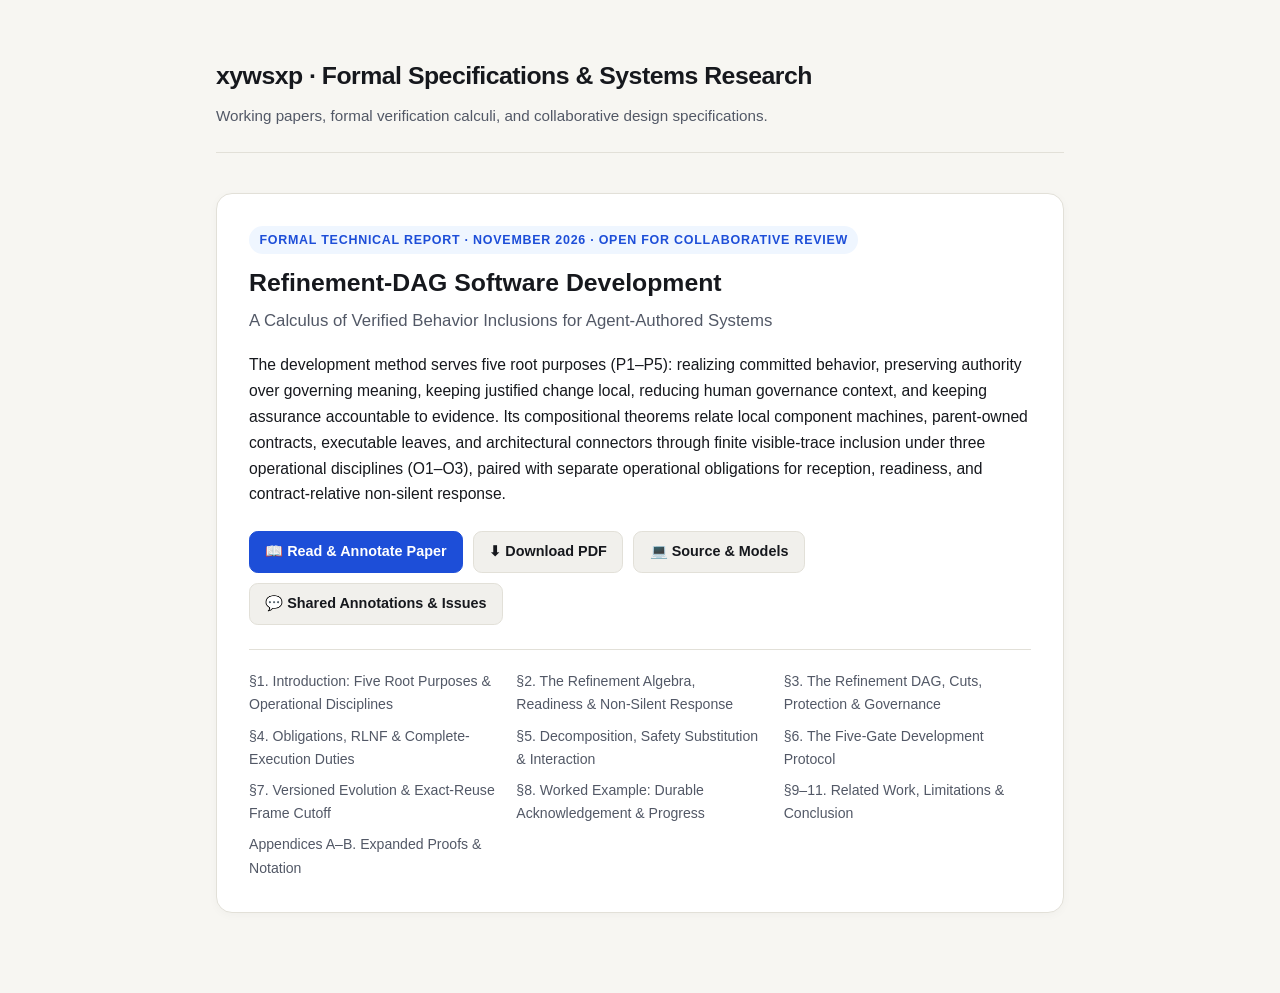
<file: index.html>
<!doctype html>
<html lang="en" data-theme="light">
<head>
  <meta charset="utf-8">
  <meta name="viewport" content="width=device-width, initial-scale=1">
  <title>xywsxp · Formal Specifications &amp; Systems Research</title>
  <meta name="description" content="Technical specifications, formal verification architectures, and collaborative research papers.">
  <link rel="icon" href="/favicon.svg" type="image/svg+xml">
  <style>
    :root {
      --bg: #f7f6f2;
      --paper: #ffffff;
      --text: #16181d;
      --muted: #525866;
      --border: #e2e0d8;
      --accent: #1d4ed8;
      --accent-soft: #eff6ff;
      --chip-bg: #f1f0ec;
    }
    @media (prefers-color-scheme: dark) {
      :root {
        --bg: #141518;
        --paper: #1c1e22;
        --text: #eceef2;
        --muted: #9ca3af;
        --border: #2e323b;
        --accent: #60a5fa;
        --accent-soft: rgba(59, 130, 246, 0.14);
        --chip-bg: #262930;
      }
    }
    * { box-sizing: border-box; }
    body {
      margin: 0;
      background: var(--bg);
      color: var(--text);
      font-family: -apple-system, BlinkMacSystemFont, "Segoe UI", Roboto, sans-serif;
      line-height: 1.65;
    }
    .container {
      max-width: 56rem;
      margin: 0 auto;
      padding: 3.5rem 1.5rem 5rem;
    }
    header {
      border-bottom: 1px solid var(--border);
      padding-bottom: 1.5rem;
      margin-bottom: 2.5rem;
      display: flex;
      justify-content: space-between;
      align-items: baseline;
      flex-wrap: wrap;
      gap: 1rem;
    }
    header h1 {
      margin: 0;
      font-size: 1.55rem;
      letter-spacing: -0.02em;
    }
    header p {
      margin: 0.35rem 0 0;
      color: var(--muted);
      font-size: 0.95rem;
    }
    .card {
      background: var(--paper);
      border: 1px solid var(--border);
      border-radius: 1rem;
      padding: 2rem;
      box-shadow: 0 2px 10px rgba(0, 0, 0, 0.03);
    }
    .eyebrow {
      display: inline-block;
      font-size: 0.78rem;
      font-weight: 700;
      text-transform: uppercase;
      letter-spacing: 0.06em;
      color: var(--accent);
      background: var(--accent-soft);
      padding: 0.22rem 0.65rem;
      border-radius: 999px;
      margin-bottom: 0.85rem;
    }
    .card h2 {
      margin: 0 0 0.45rem;
      font-size: 1.55rem;
      line-height: 1.3;
    }
    .card h2 a {
      color: inherit;
      text-decoration: none;
    }
    .card h2 a:hover {
      color: var(--accent);
    }
    .subtitle {
      margin: 0 0 1.1rem;
      color: var(--muted);
      font-size: 1.05rem;
      font-weight: 500;
    }
    .abstract {
      margin: 0 0 1.5rem;
      color: var(--text);
      font-size: 0.98rem;
    }
    .actions {
      display: flex;
      flex-wrap: wrap;
      gap: 0.65rem;
      margin-bottom: 1.5rem;
    }
    .btn {
      display: inline-flex;
      align-items: center;
      gap: 0.35rem;
      padding: 0.5rem 0.95rem;
      border-radius: 0.55rem;
      border: 1px solid var(--border);
      background: var(--chip-bg);
      color: var(--text);
      text-decoration: none;
      font-size: 0.9rem;
      font-weight: 600;
    }
    .btn.primary {
      background: var(--accent);
      border-color: var(--accent);
      color: #ffffff;
    }
    .toc-preview {
      border-top: 1px solid var(--border);
      padding-top: 1.25rem;
      display: grid;
      grid-template-columns: repeat(auto-fit, minmax(15rem, 1fr));
      gap: 0.5rem 1.25rem;
      font-size: 0.88rem;
    }
    .toc-preview a {
      color: var(--muted);
      text-decoration: none;
    }
    .toc-preview a:hover {
      color: var(--accent);
    }
  </style>
</head>
<body>
  <div class="container">
    <header>
      <div>
        <h1>xywsxp · Formal Specifications &amp; Systems Research</h1>
        <p>Working papers, formal verification calculi, and collaborative design specifications.</p>
      </div>
    </header>
    <article class="card">
      <span class="eyebrow">Formal Technical Report · November 2026 · Open for Collaborative Review</span>
      <h2><a href="/jirl-formal-paper/">Refinement-DAG Software Development</a></h2>
      <p class="subtitle">A Calculus of Verified Behavior Inclusions for Agent-Authored Systems</p>
      <p class="abstract">
        The development method serves five root purposes (P1–P5): realizing committed behavior, preserving authority over governing meaning, keeping justified change local, reducing human governance context, and keeping assurance accountable to evidence. Its compositional theorems relate local component machines, parent-owned contracts, executable leaves, and architectural connectors through finite visible-trace inclusion under three operational disciplines (O1–O3), paired with separate operational obligations for reception, readiness, and contract-relative non-silent response.
      </p>
      <div class="actions">
        <a class="btn primary" href="/jirl-formal-paper/">📖 Read &amp; Annotate Paper</a>
        <a class="btn" href="/jirl-formal-paper.pdf" target="_blank" rel="noopener">⬇ Download PDF</a>
        <a class="btn" href="https://github.com/xywsxp/xywsxp.github.io/tree/main/jirl" target="_blank" rel="noopener">💻 Source &amp; Models</a>
        <a class="btn" href="https://github.com/xywsxp/xywsxp.github.io/issues" target="_blank" rel="noopener">💬 Shared Annotations &amp; Issues</a>
      </div>
      <div class="toc-preview">
        <a href="/jirl-formal-paper/#1-introduction">§1. Introduction: Five Root Purposes &amp; Operational Disciplines</a>
        <a href="/jirl-formal-paper/#2-the-refinement-algebra">§2. The Refinement Algebra, Readiness &amp; Non-Silent Response</a>
        <a href="/jirl-formal-paper/#3-the-refinement-dag-and-soundness">§3. The Refinement DAG, Cuts, Protection &amp; Governance</a>
        <a href="/jirl-formal-paper/#4-verification-obligations-and-restricted-leaf-realization">§4. Obligations, RLNF &amp; Complete-Execution Duties</a>
        <a href="/jirl-formal-paper/#5-decomposition-modularity-and-interaction">§5. Decomposition, Safety Substitution &amp; Interaction</a>
        <a href="/jirl-formal-paper/#6-the-development-protocol">§6. The Five-Gate Development Protocol</a>
        <a href="/jirl-formal-paper/#7-versioned-evolution-and-incremental-frame-cutoff">§7. Versioned Evolution &amp; Exact-Reuse Frame Cutoff</a>
        <a href="/jirl-formal-paper/#8-end-to-end-worked-example-durable-acknowledgement">§8. Worked Example: Durable Acknowledgement &amp; Progress</a>
        <a href="/jirl-formal-paper/#9-related-work">§9–11. Related Work, Limitations &amp; Conclusion</a>
        <a href="/jirl-formal-paper/#appendix-a-proof-details">Appendices A–B. Expanded Proofs &amp; Notation</a>
      </div>
    </article>
  </div>
</body>
</html>
</file>
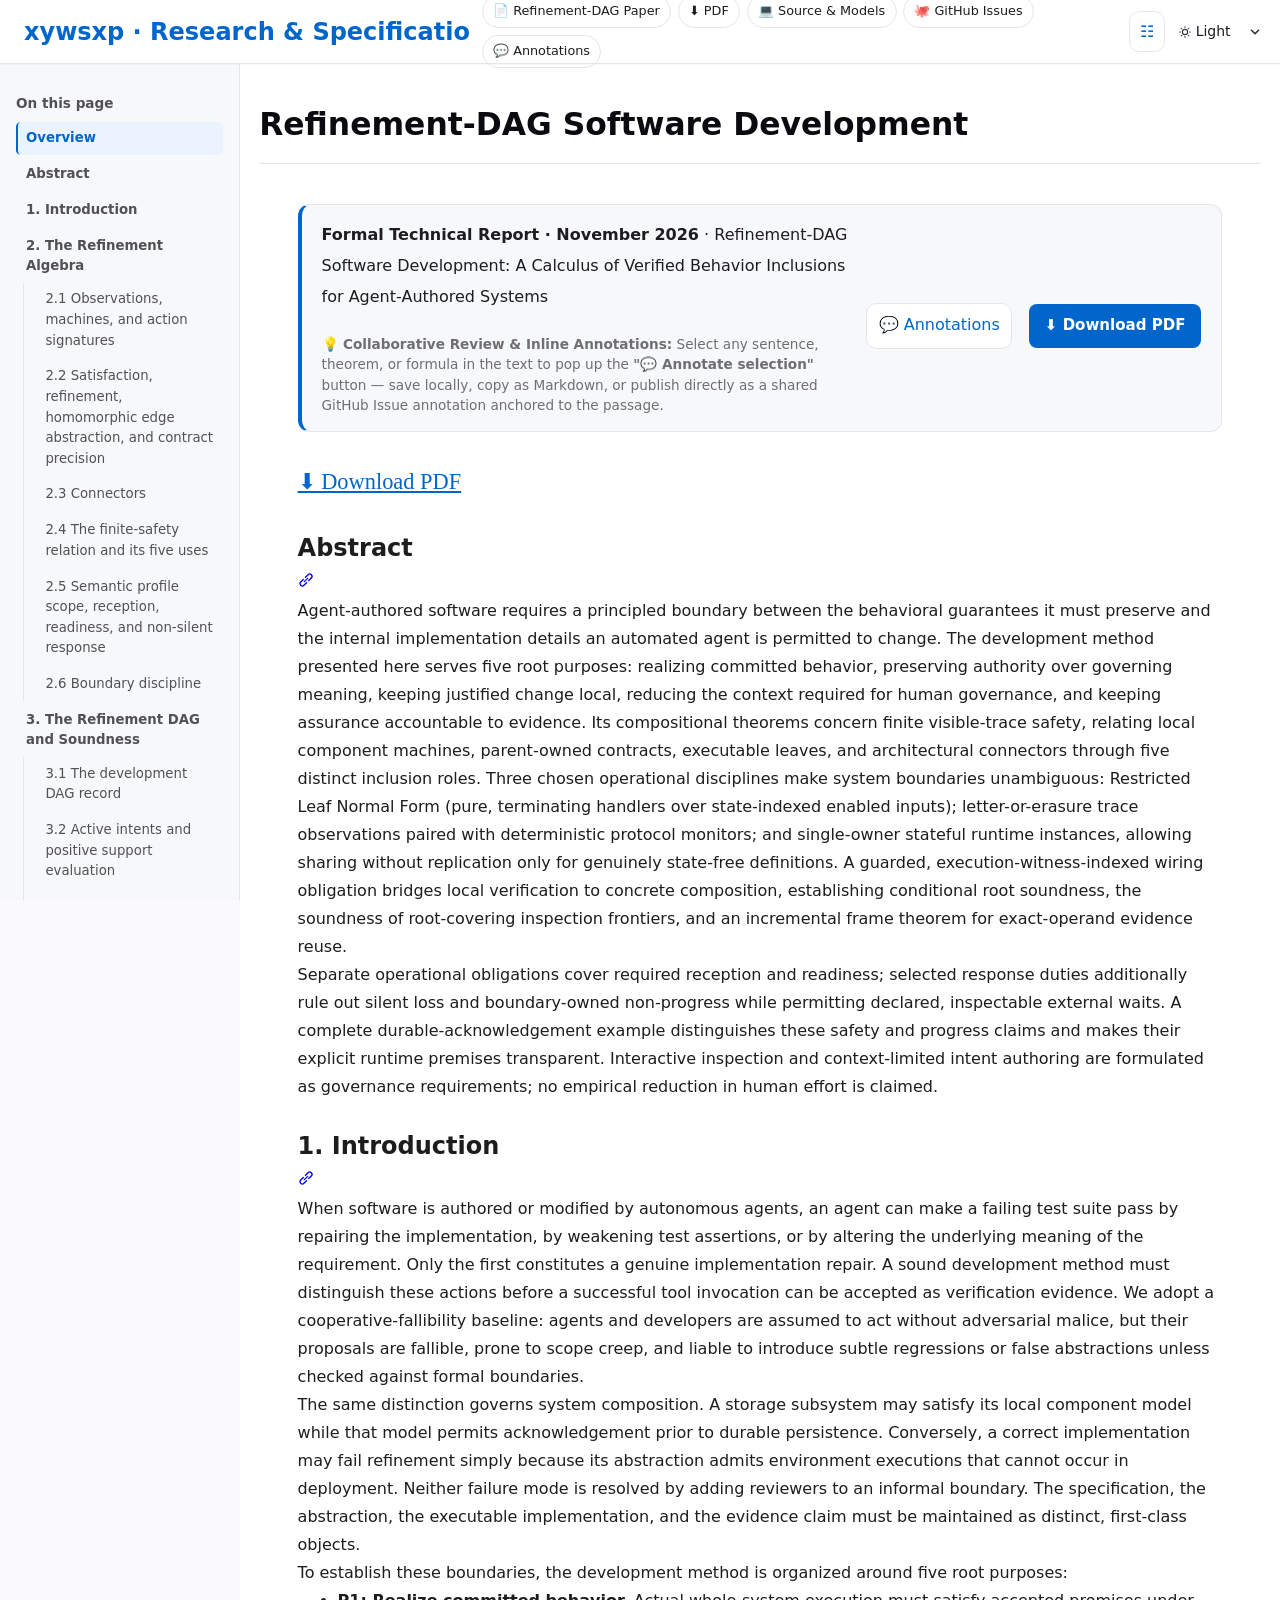
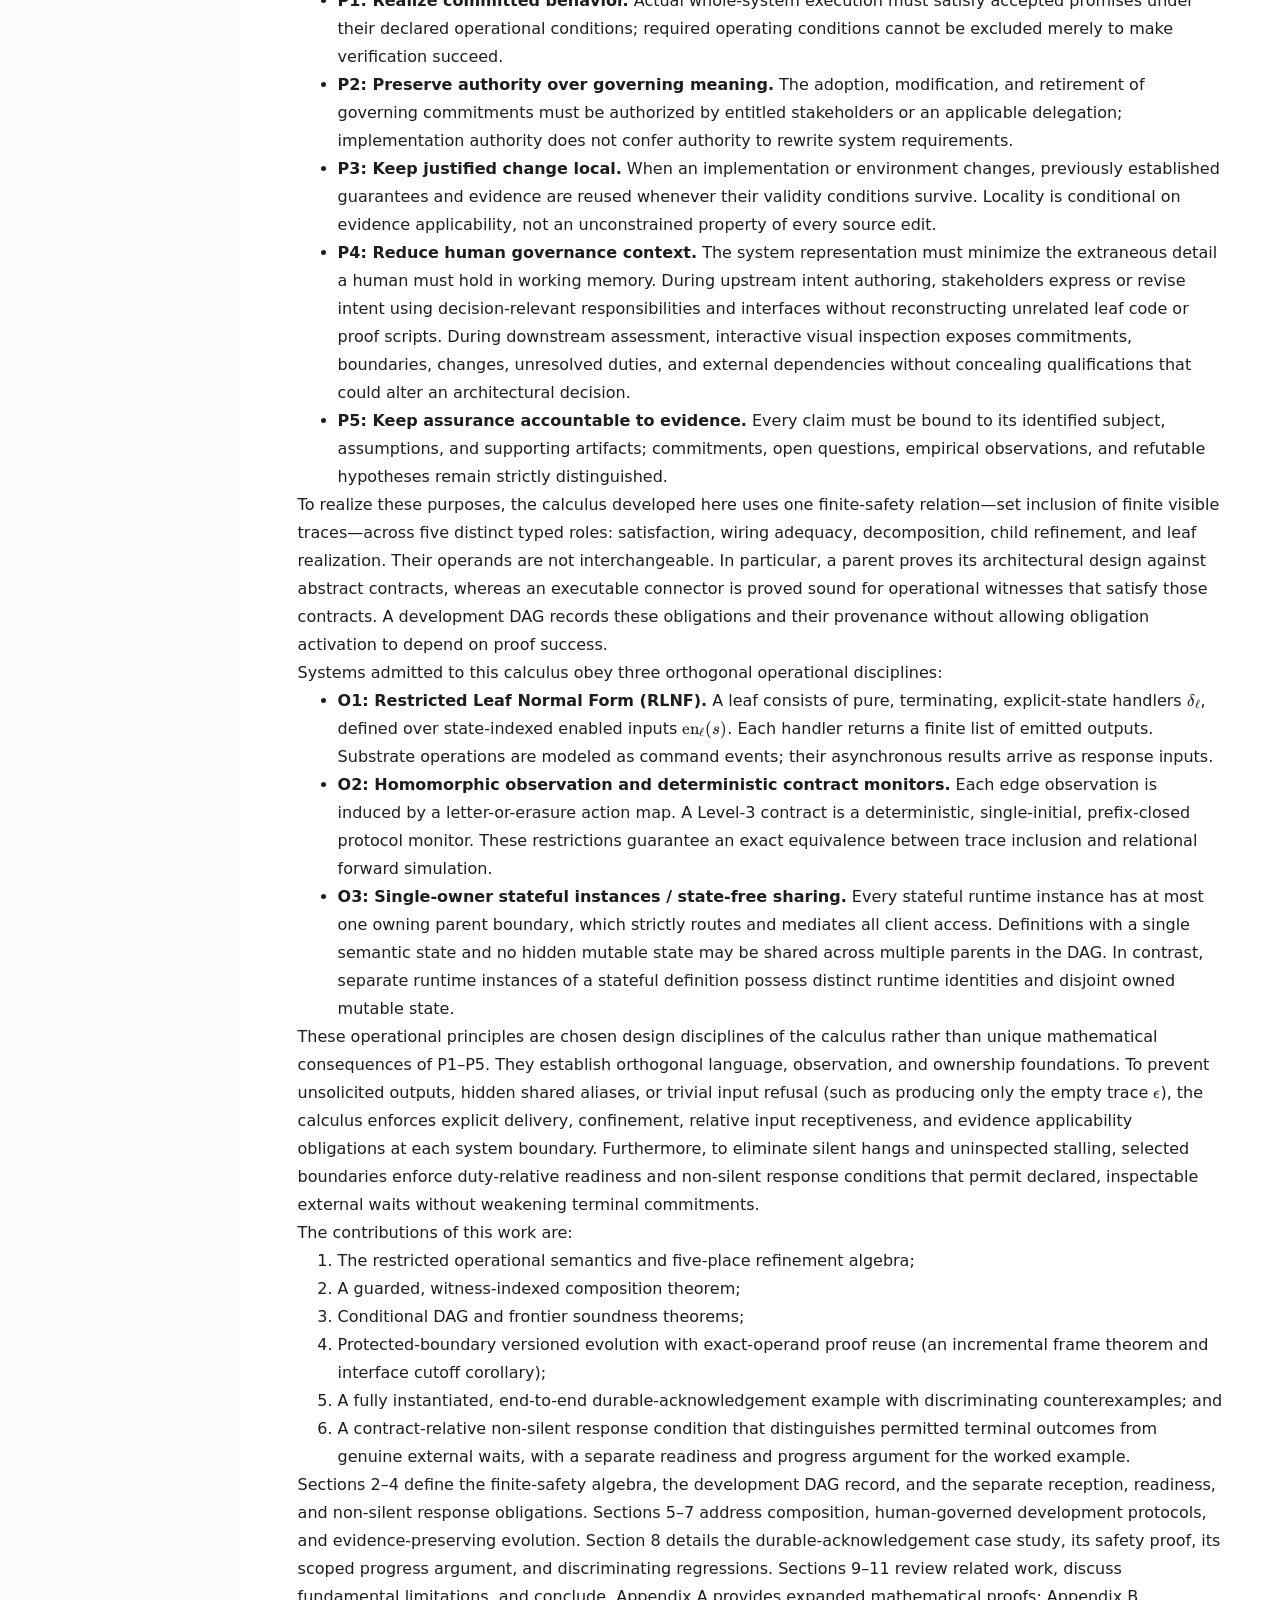
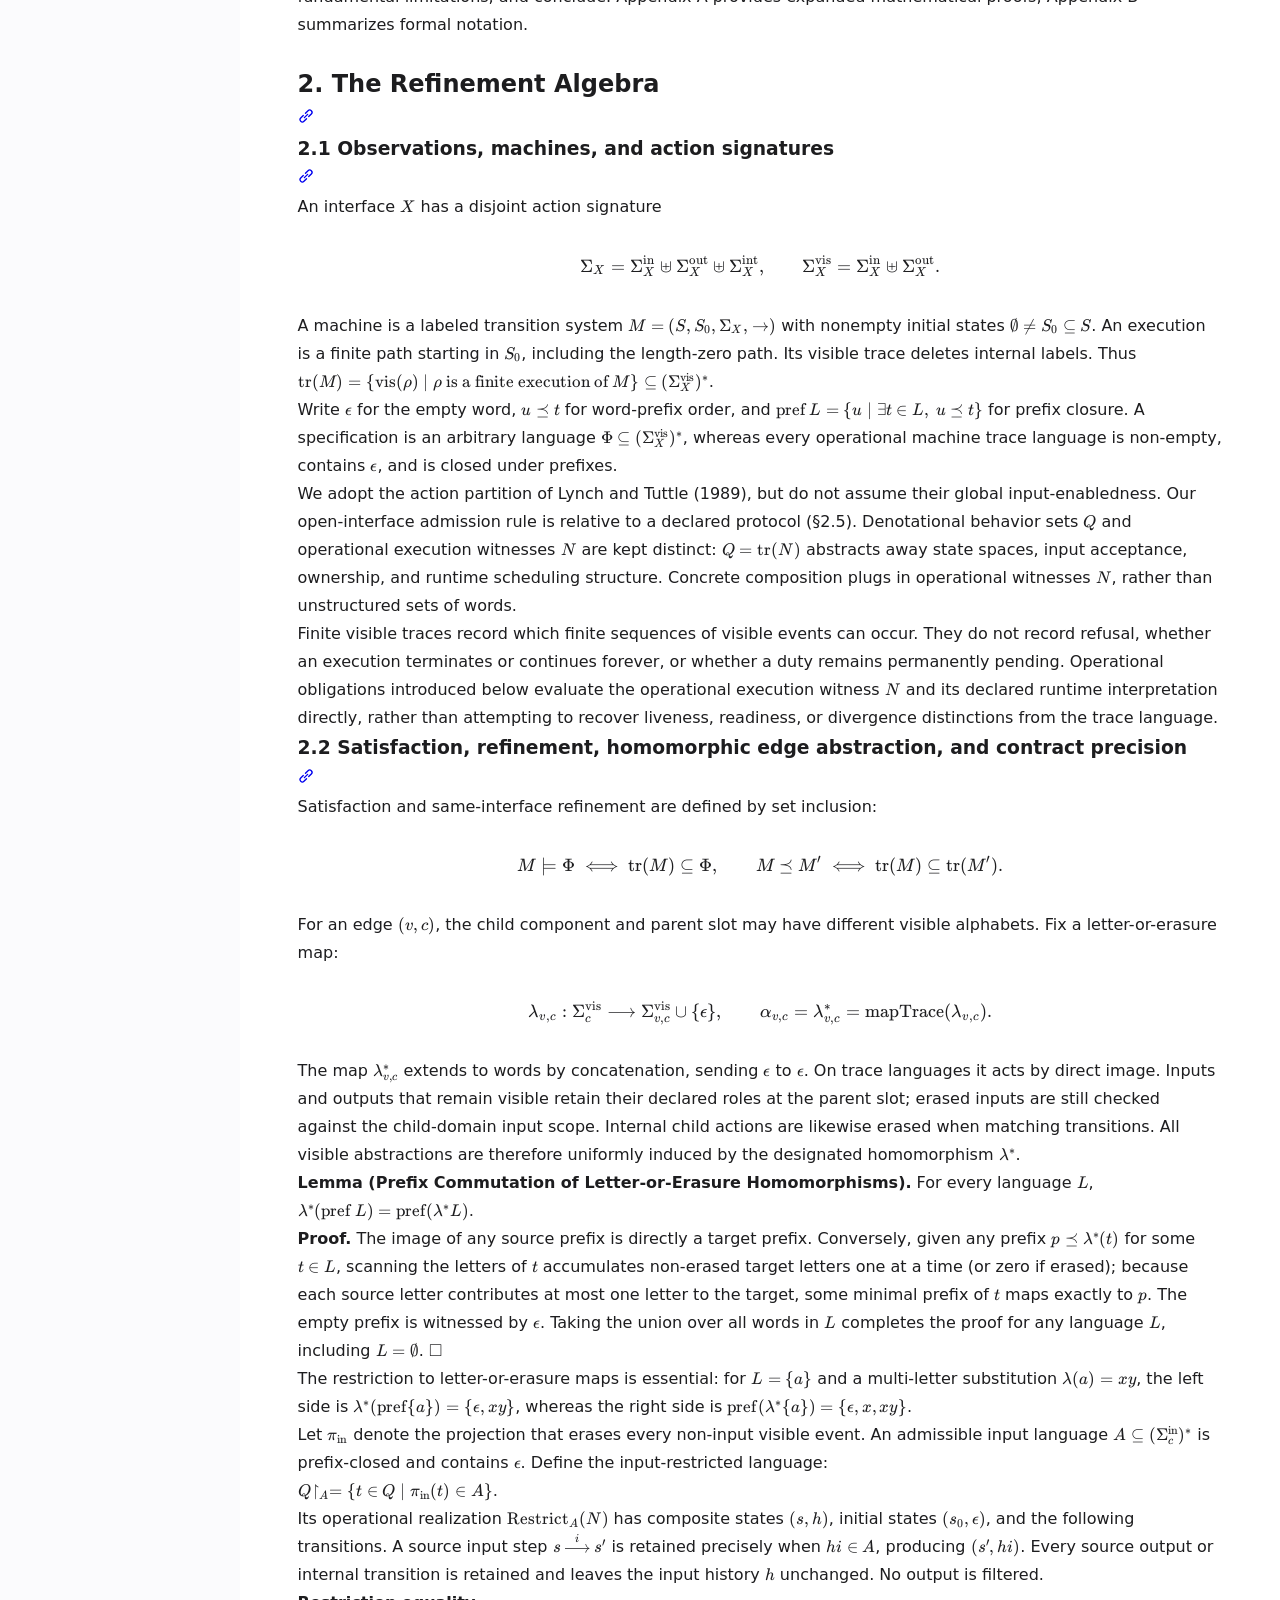
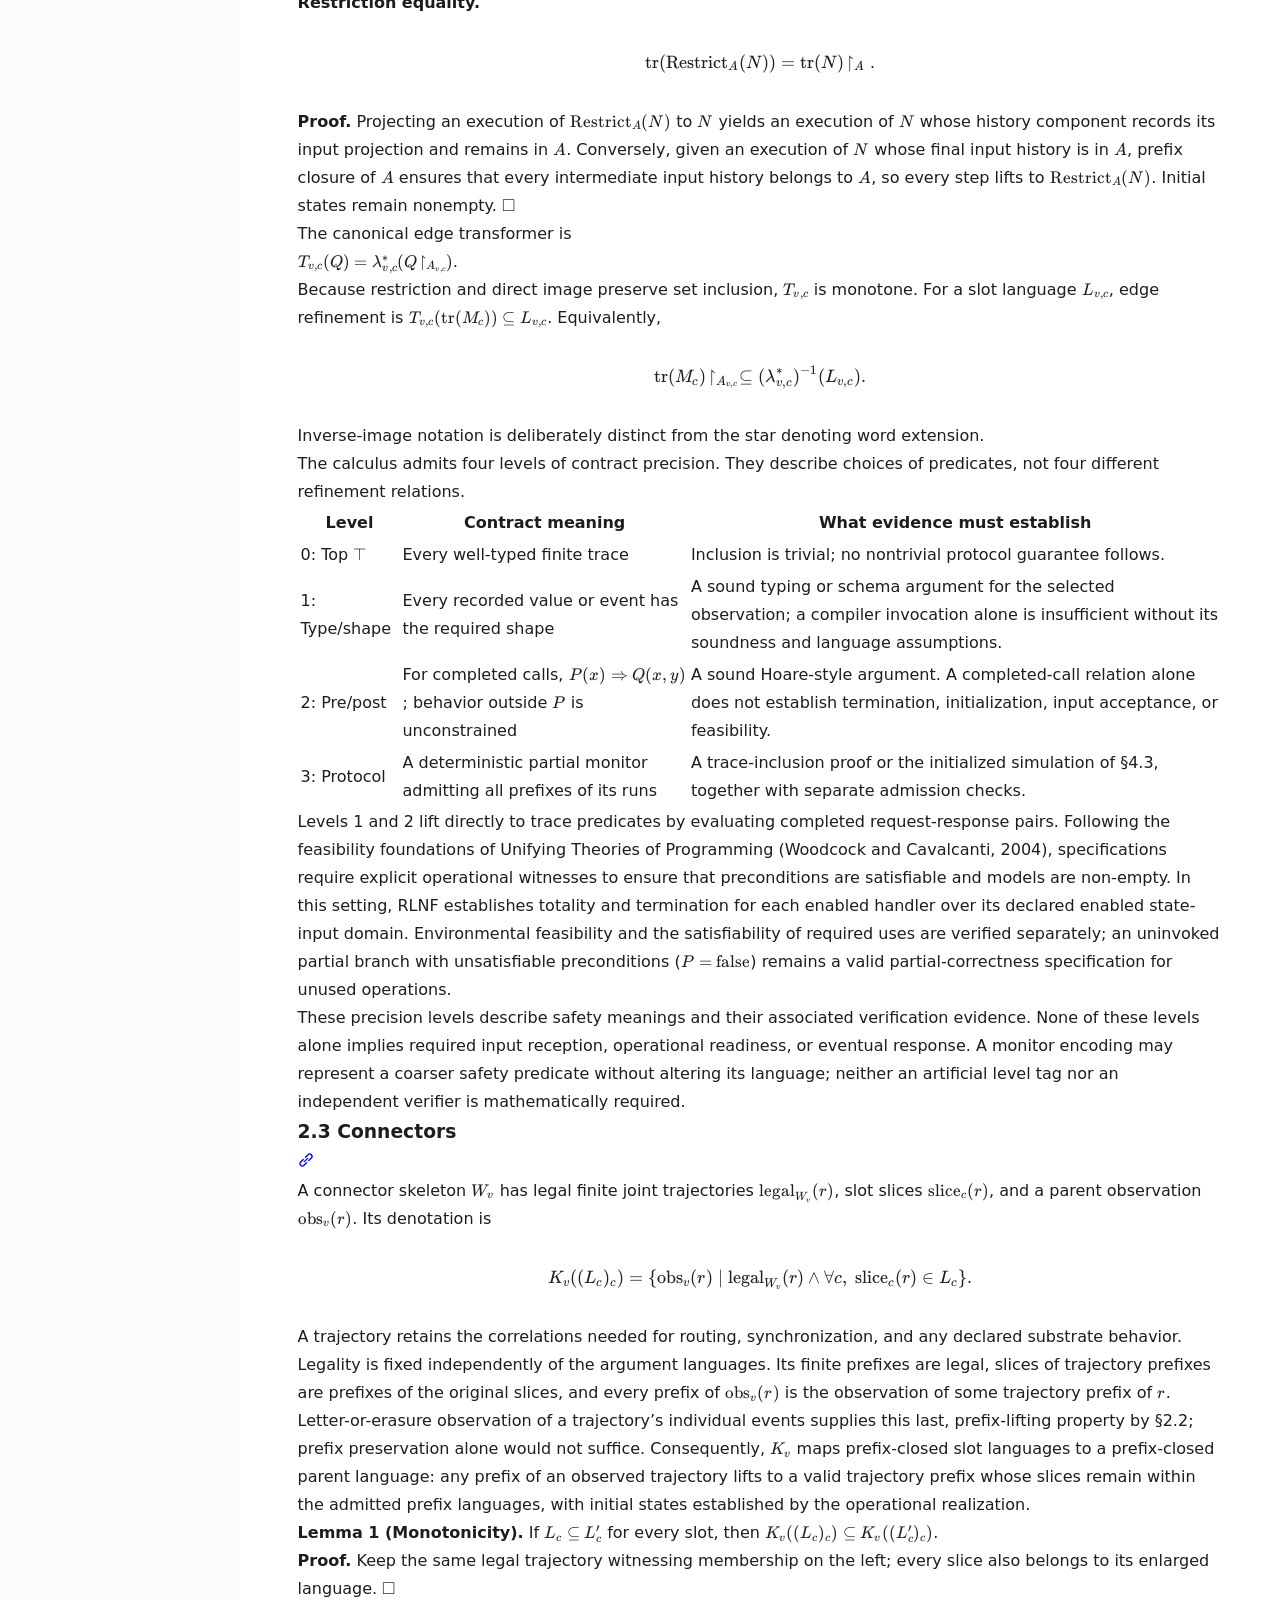
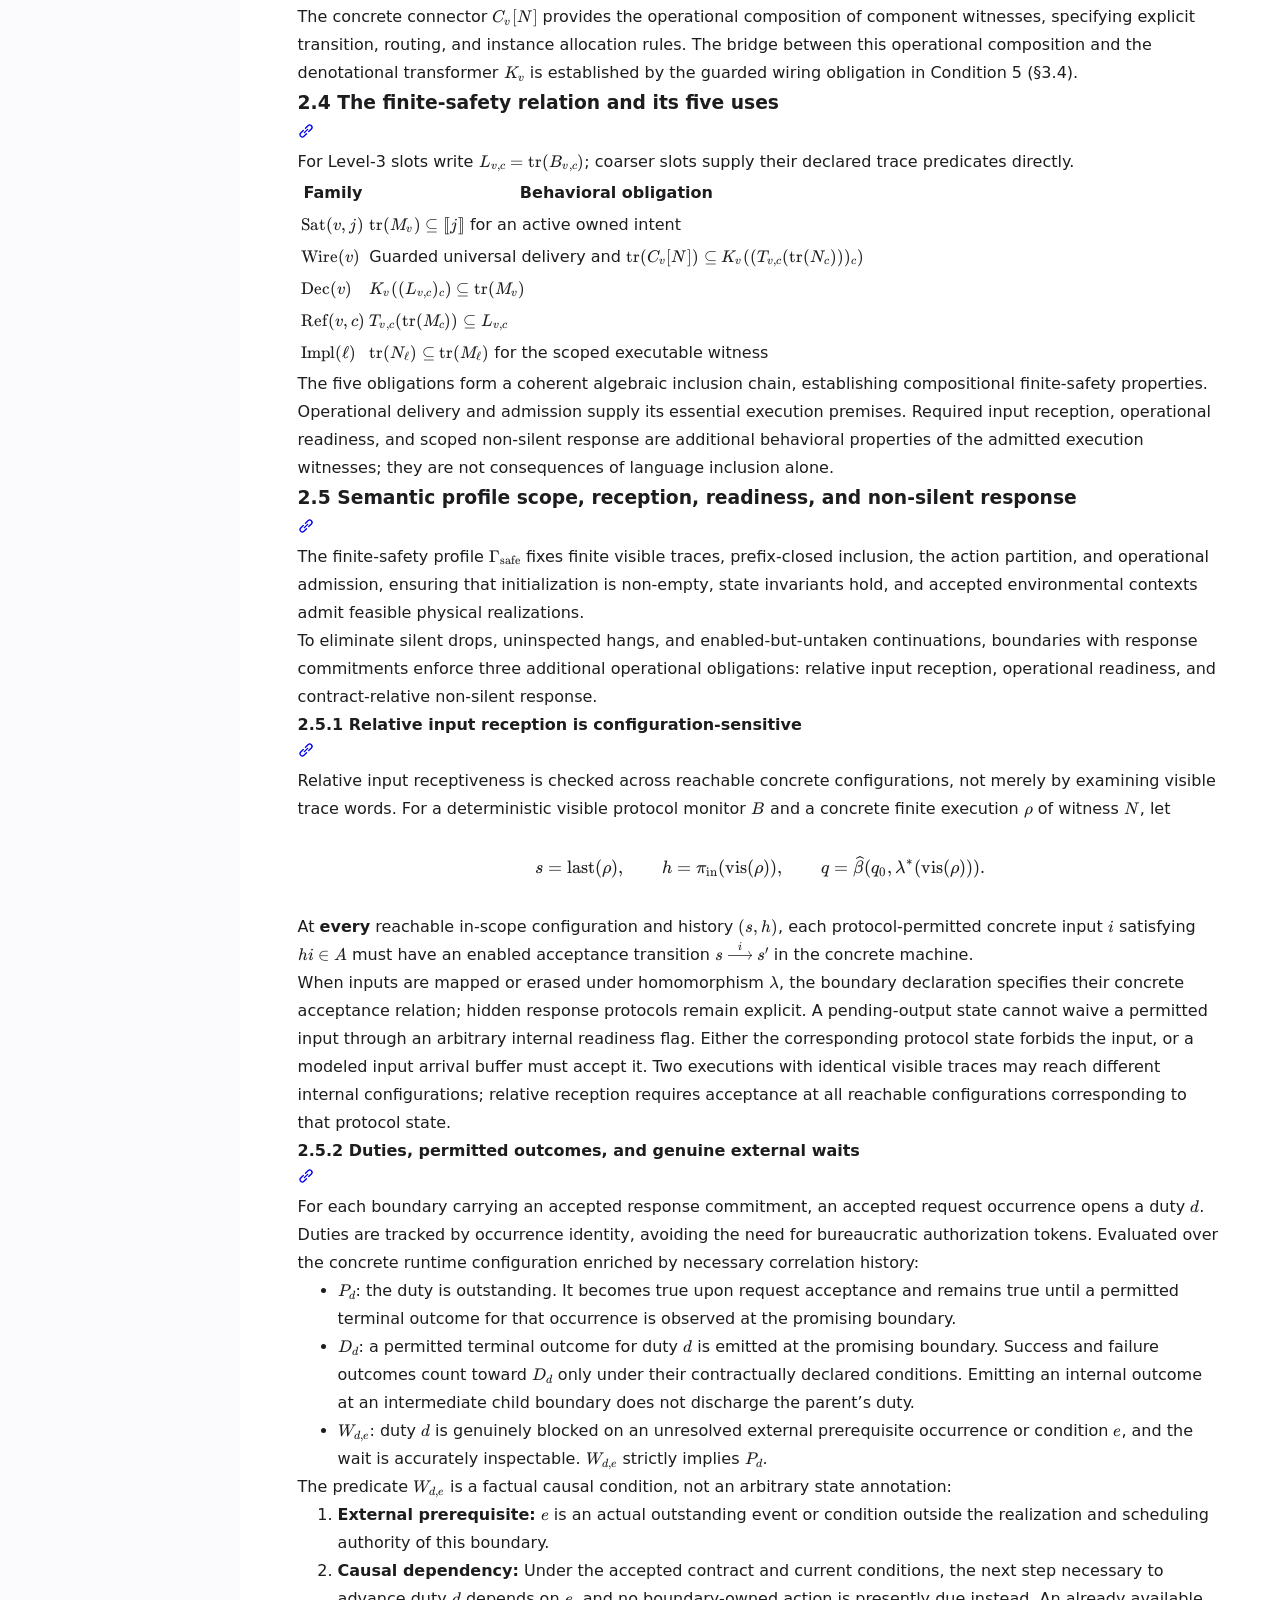
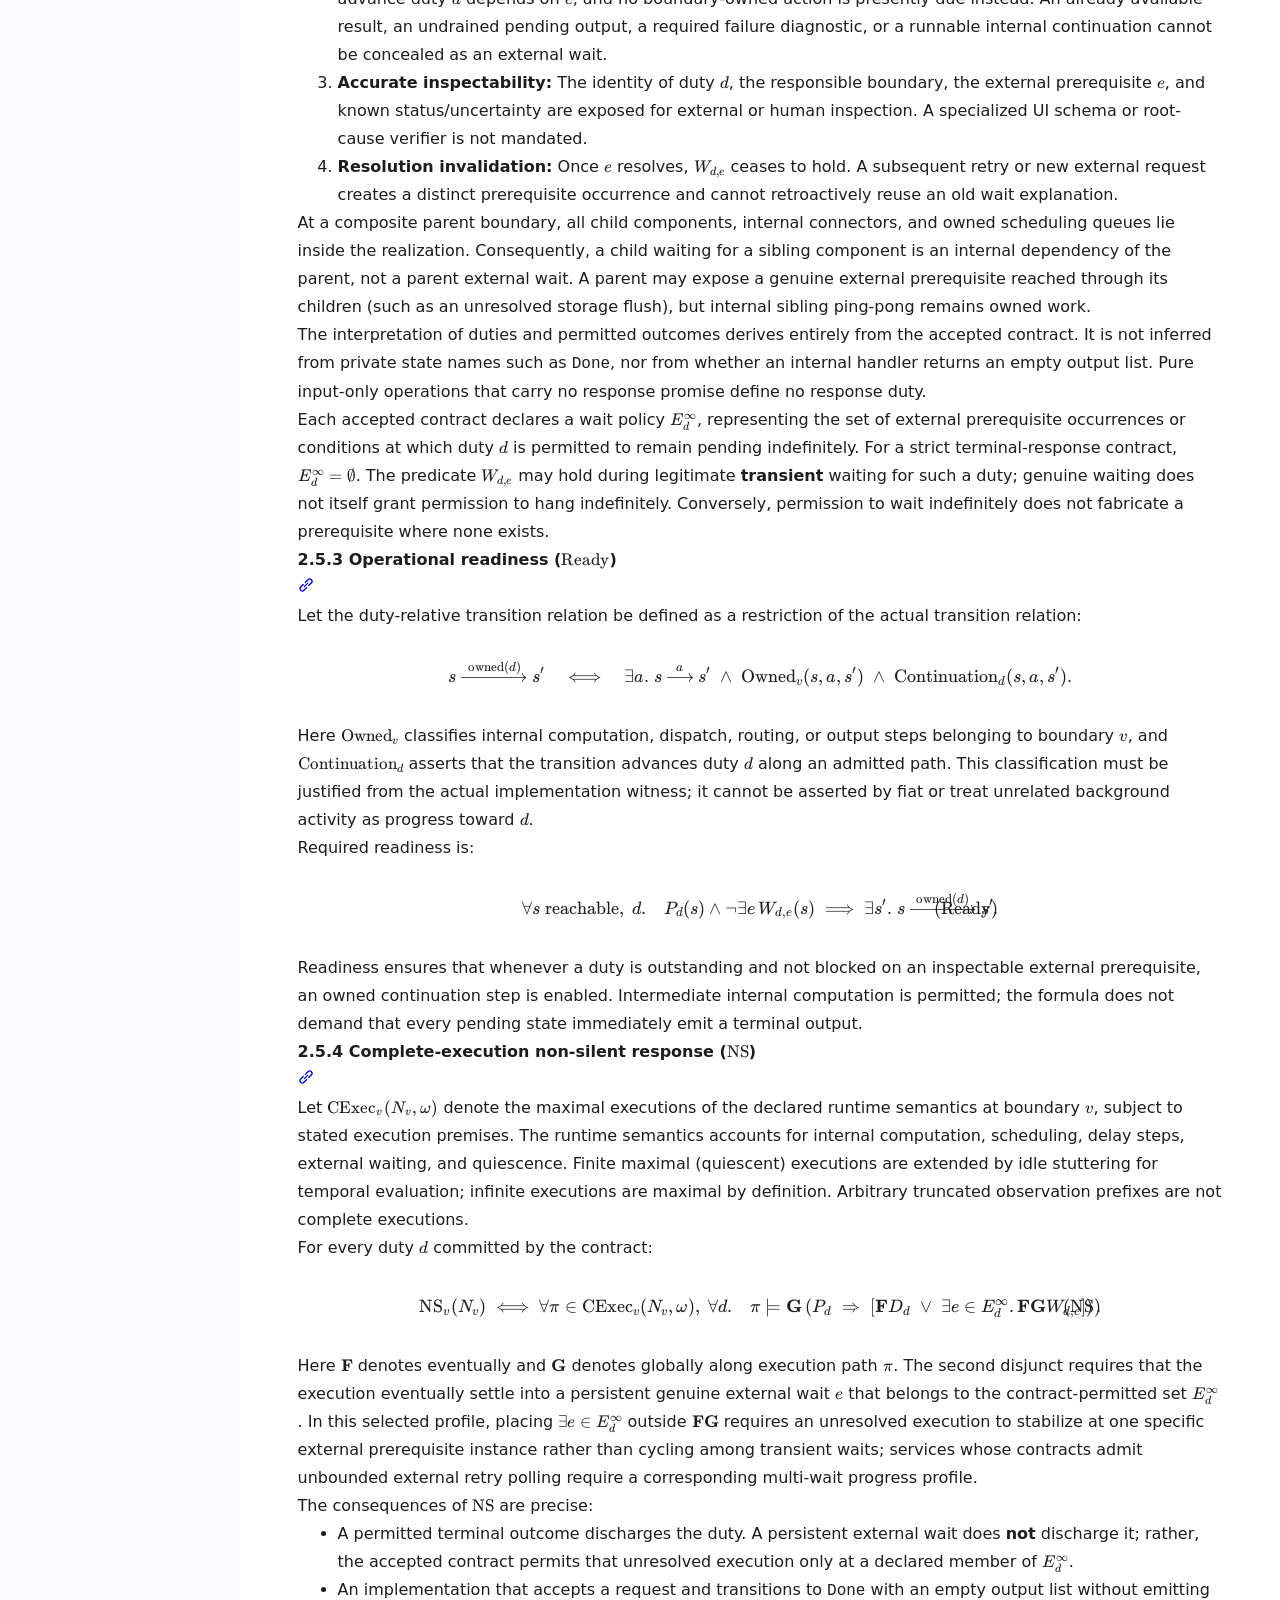
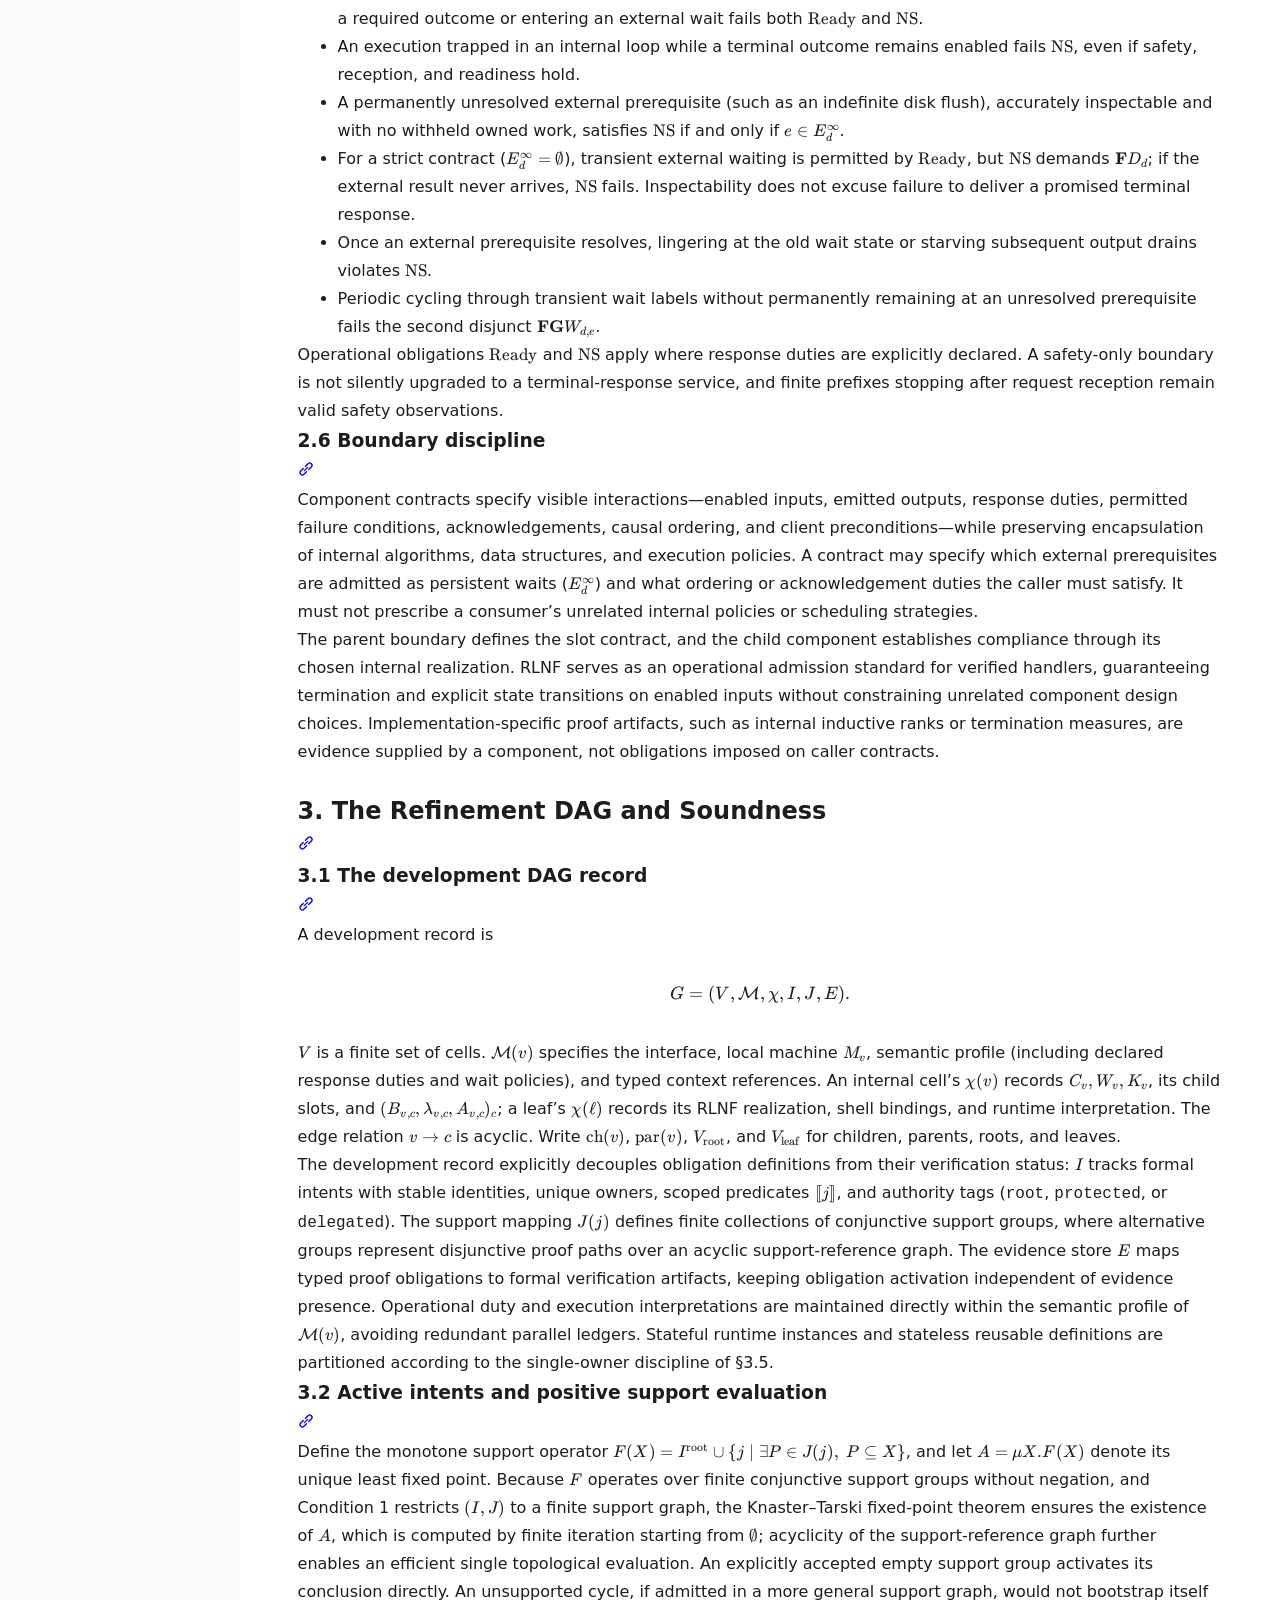
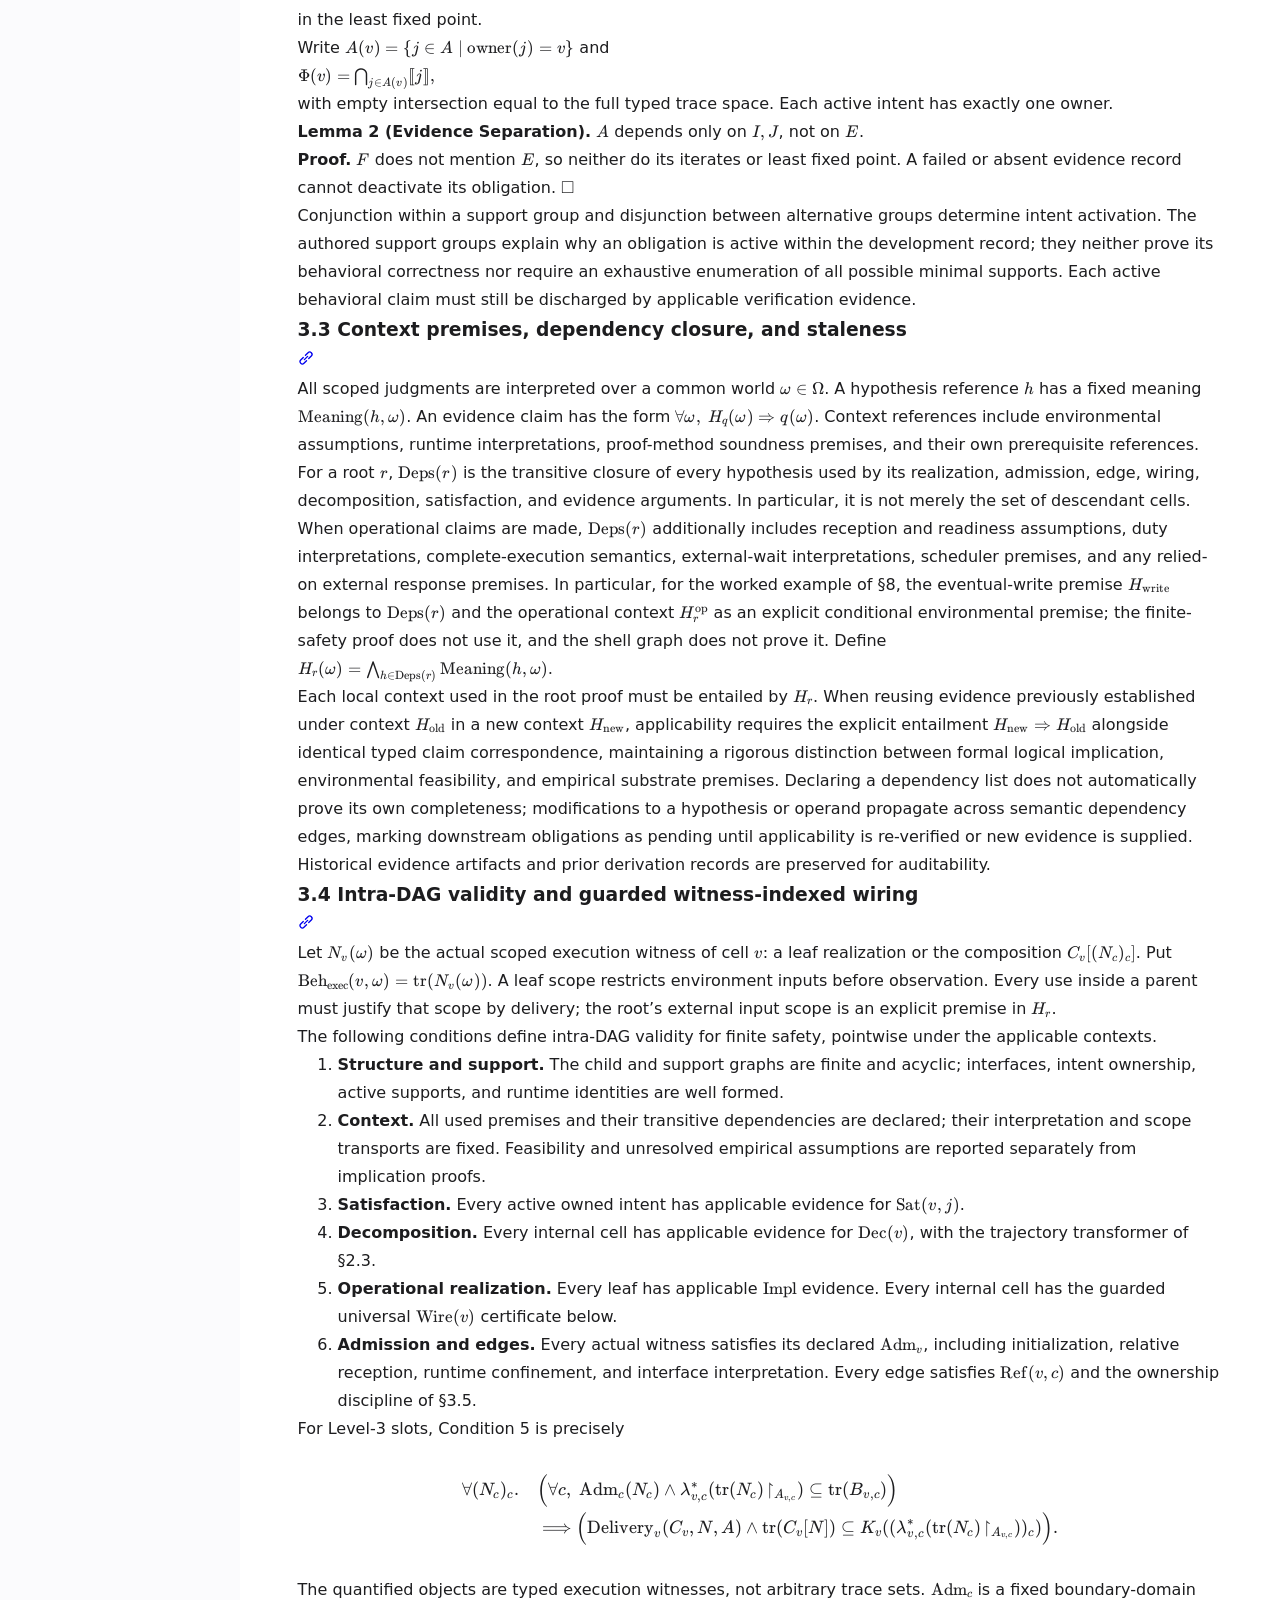
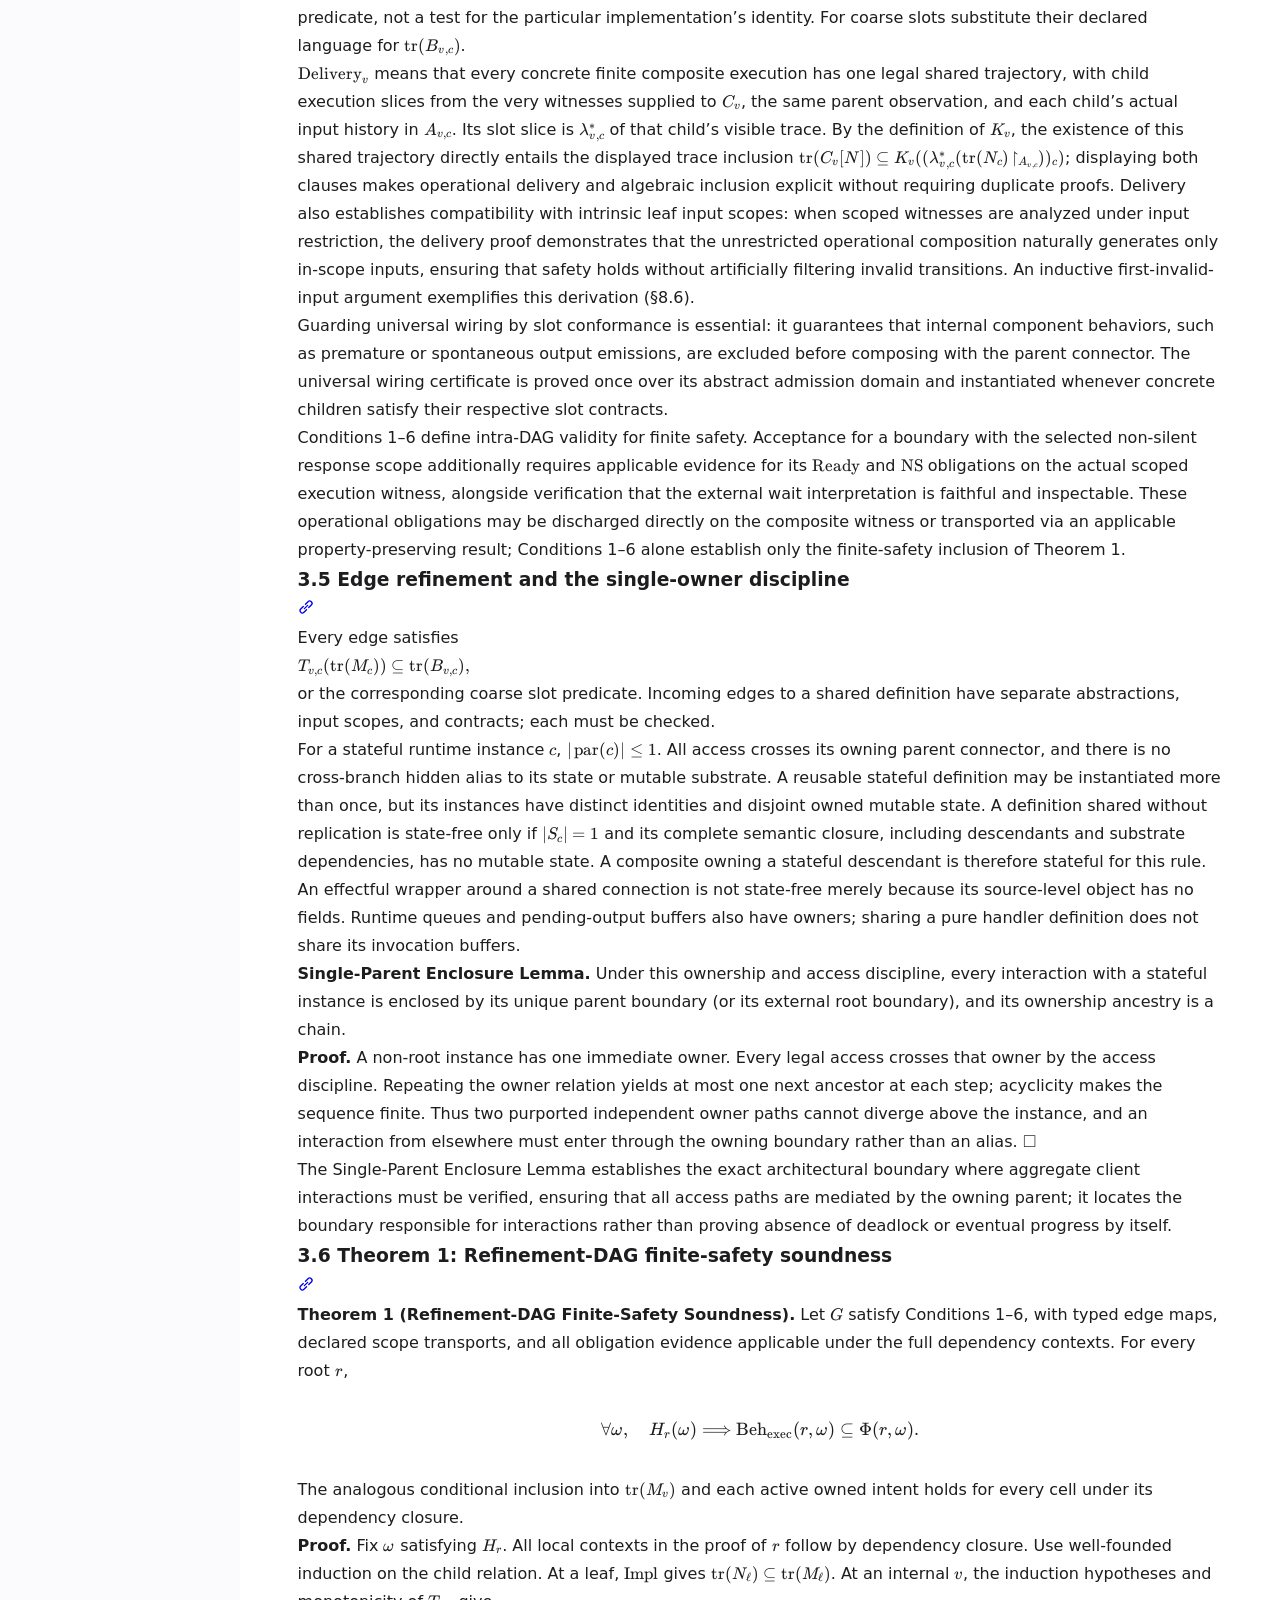
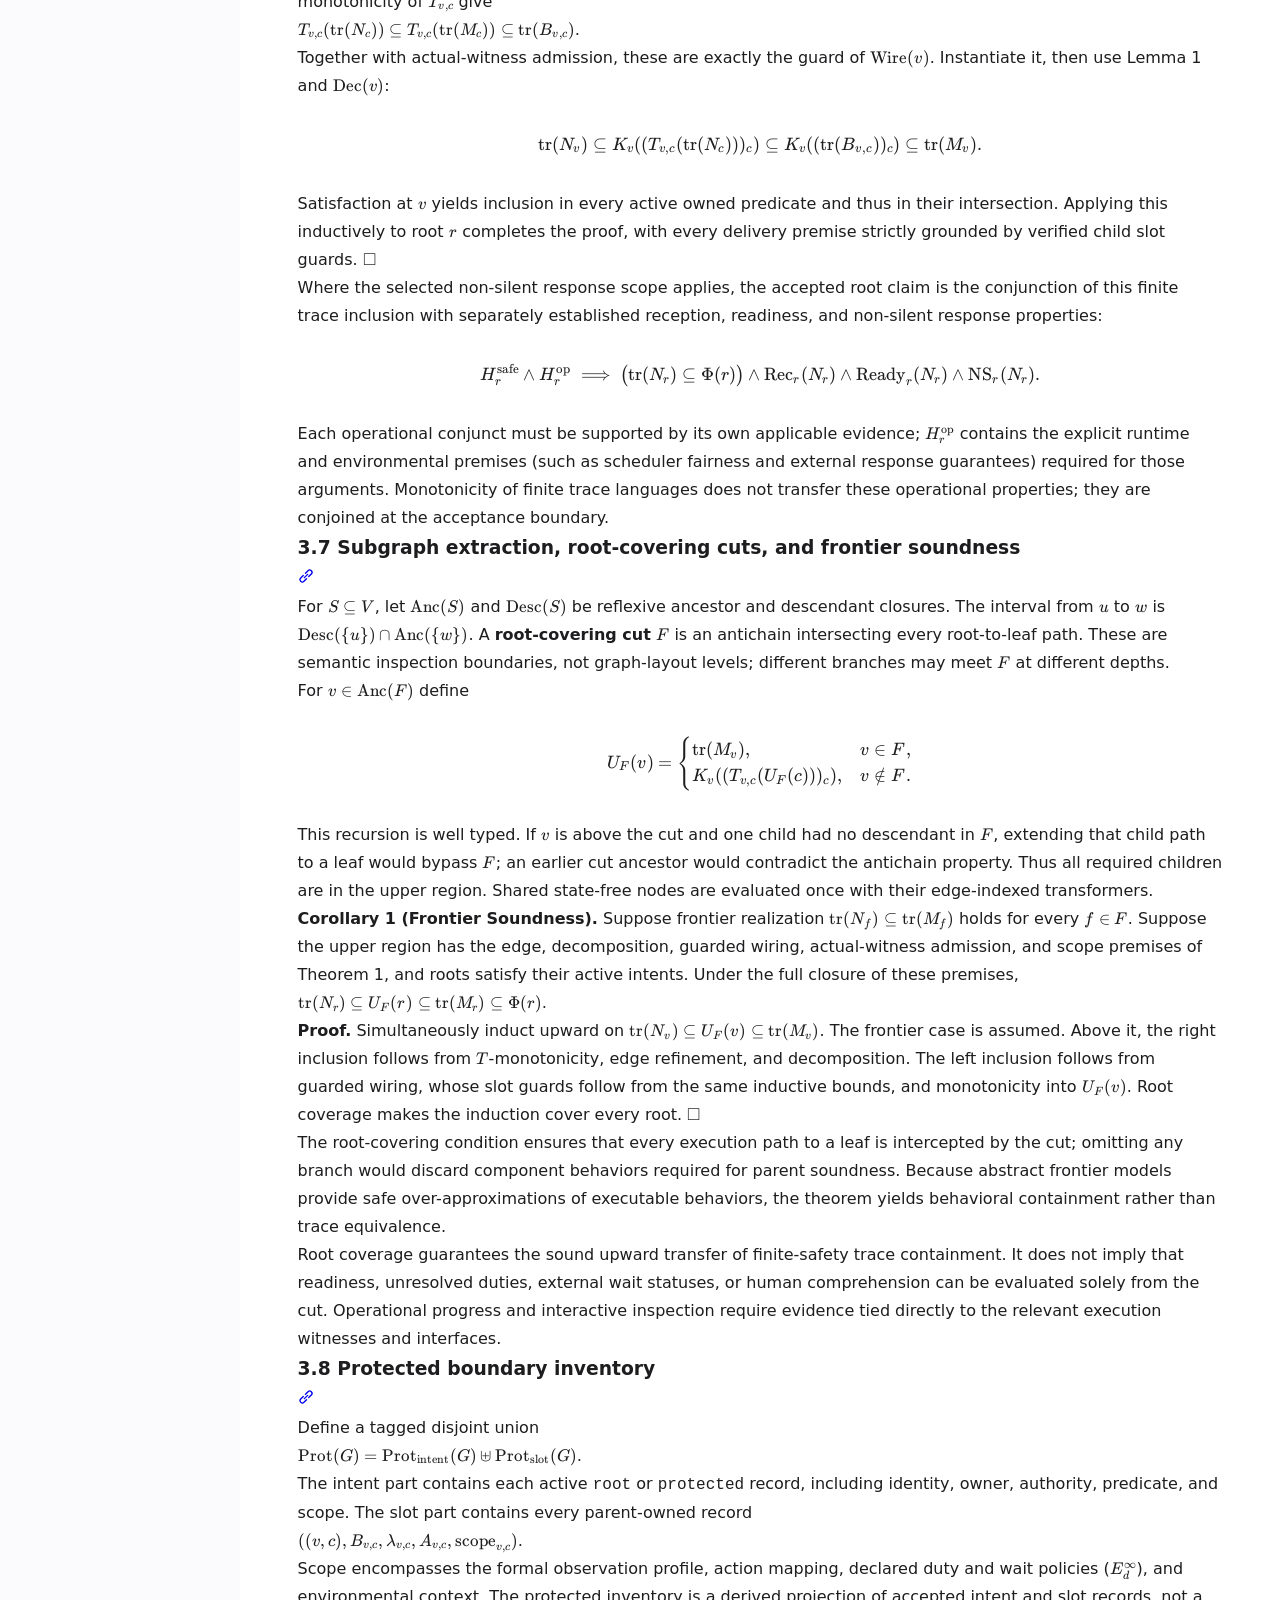
<file: pku/logic/jirl-formal-paper/index.html>
<!doctype html><html lang="en"><head><meta charset="utf-8"><title>Redirecting to JIRL Formal Paper…</title><script>location.replace('/jirl-formal-paper/' + location.search + location.hash);</script><meta http-equiv="refresh" content="0; url=/jirl-formal-paper/"></head><body><p>Redirecting to <a href="/jirl-formal-paper/">JIRL Formal Paper</a>…</p></body></html>
</file>
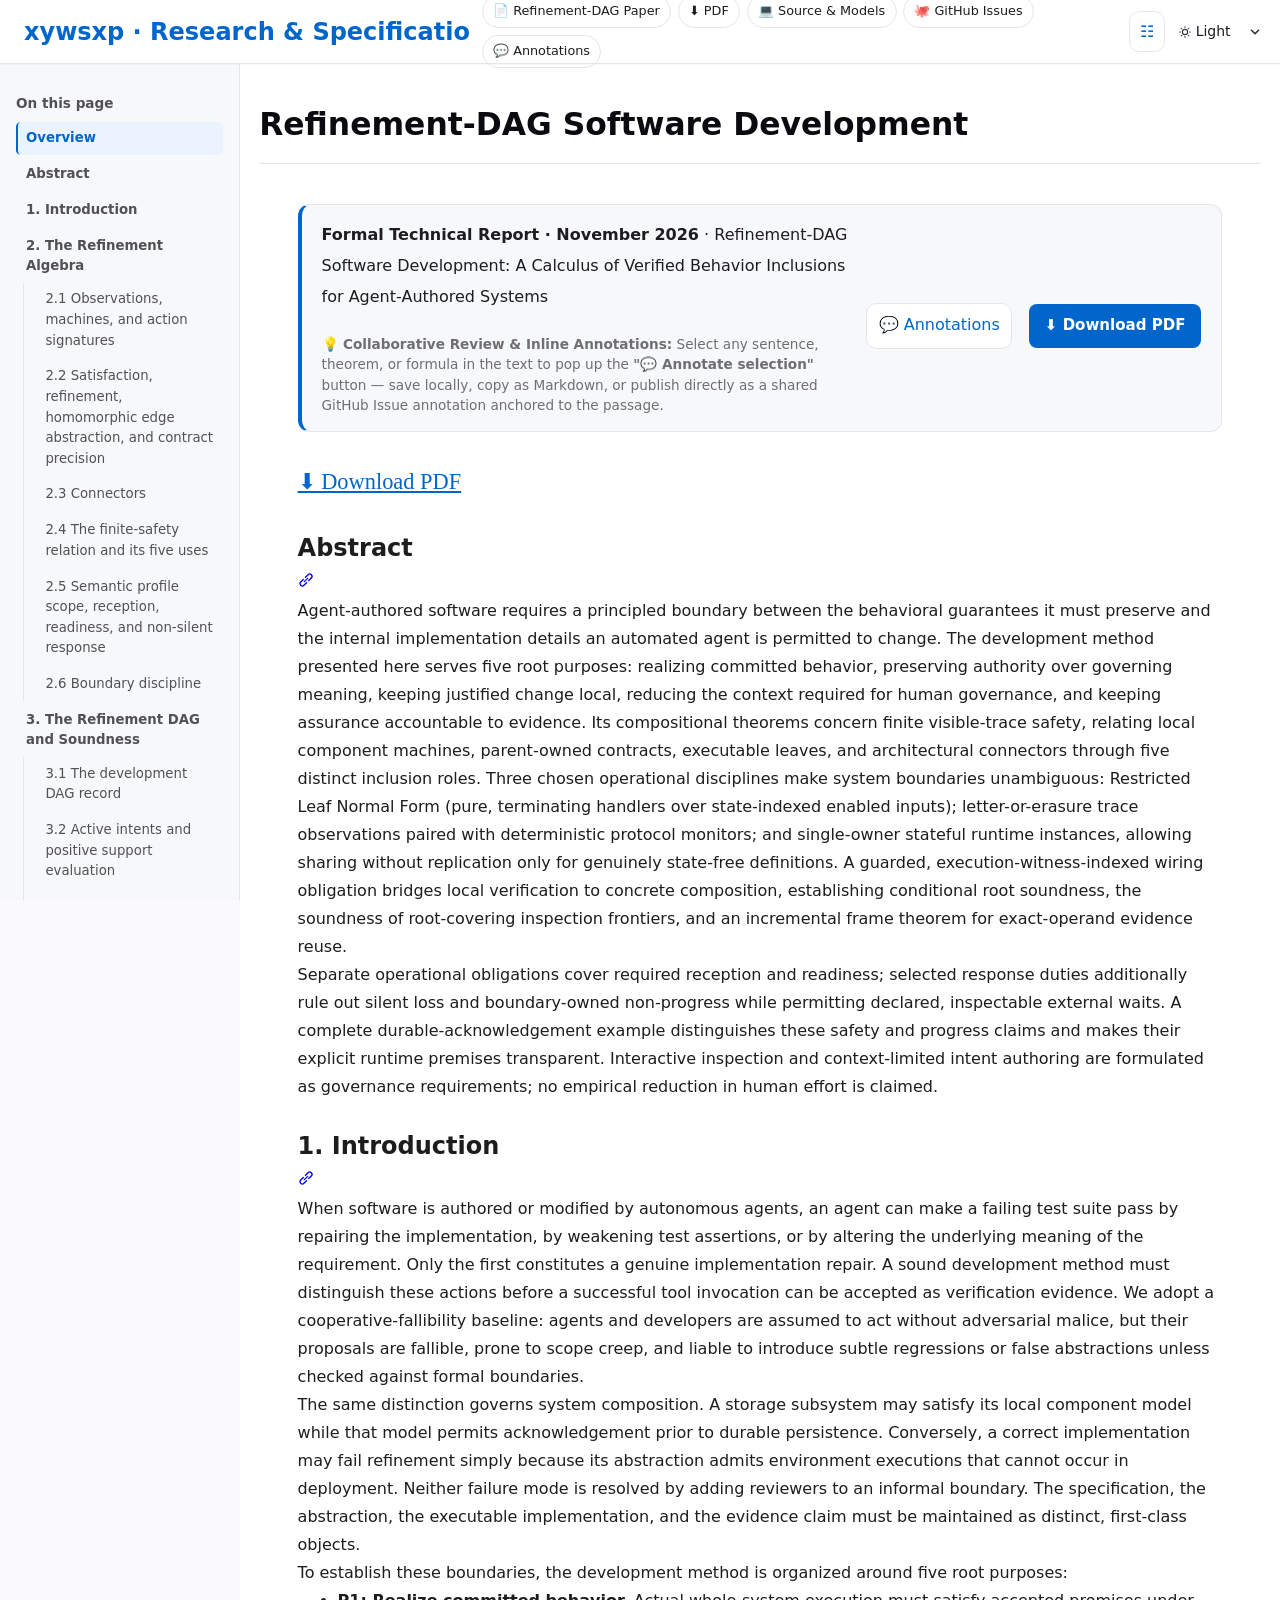
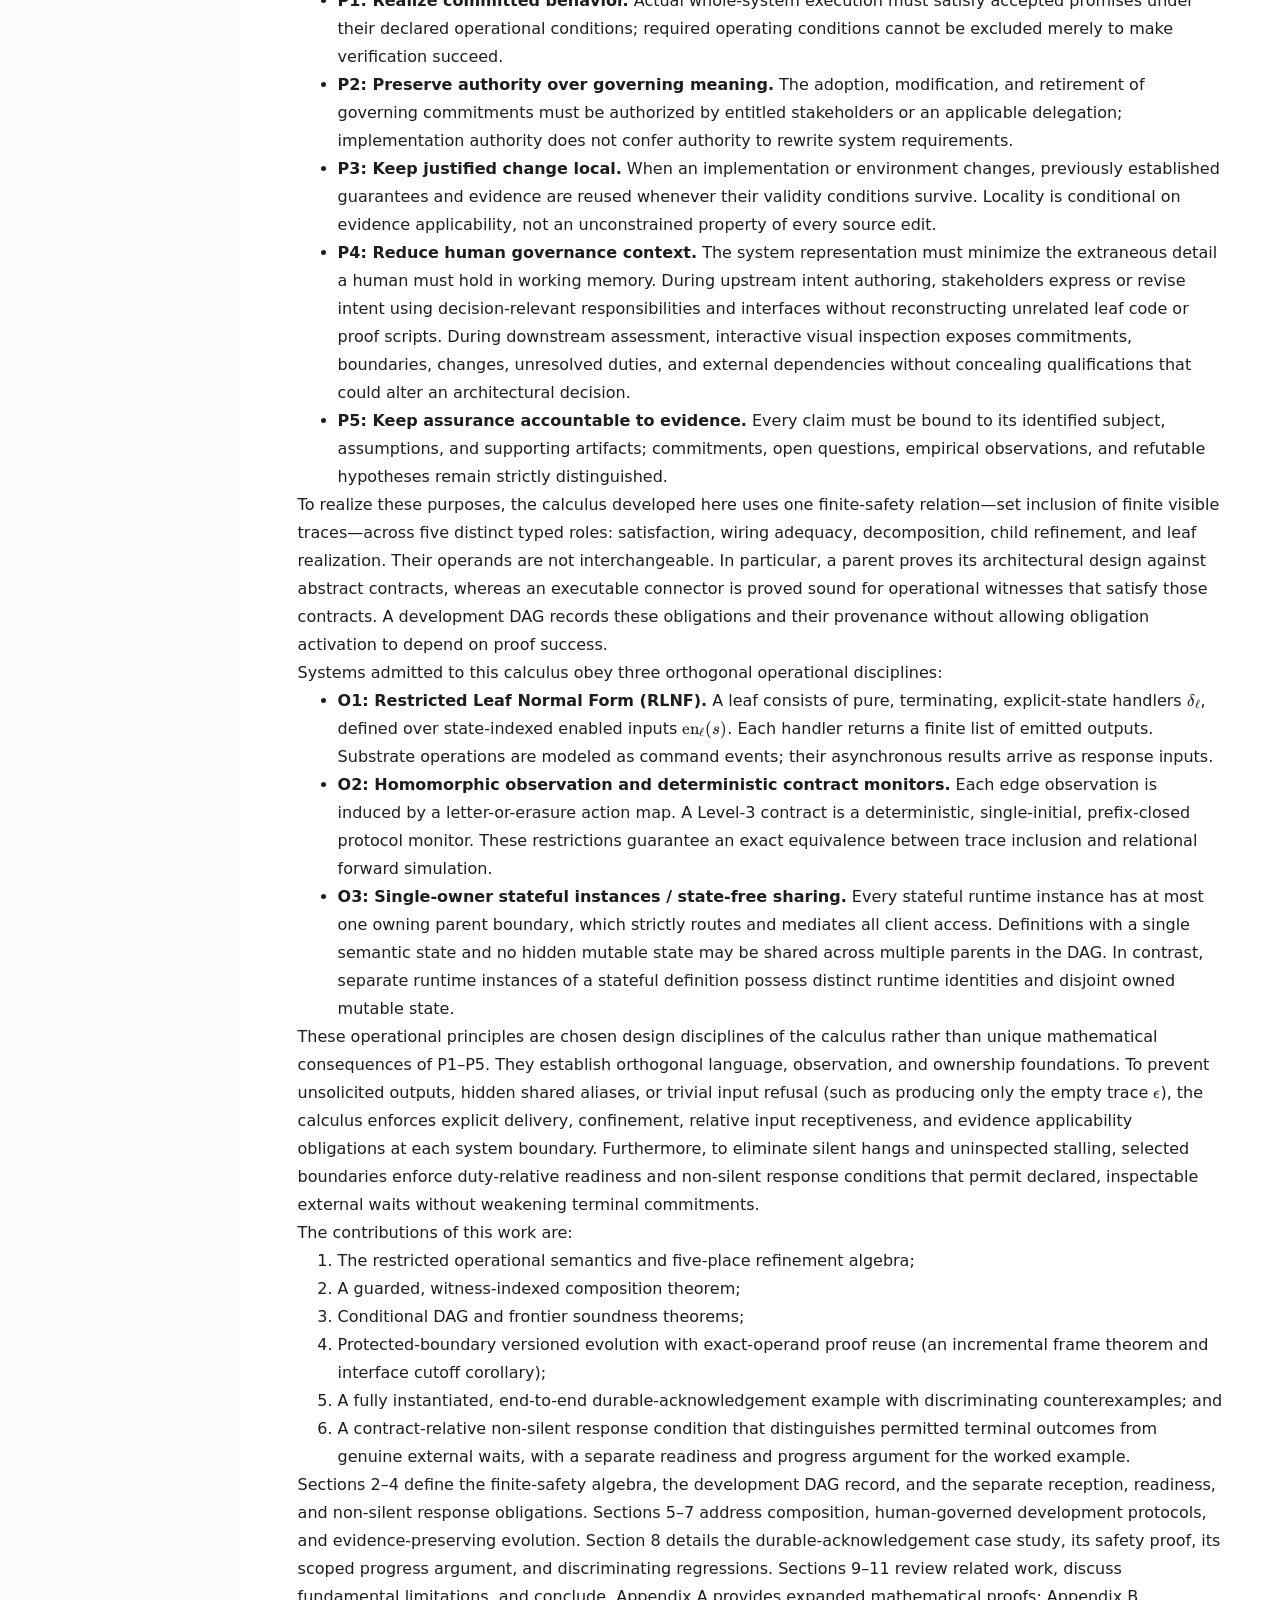
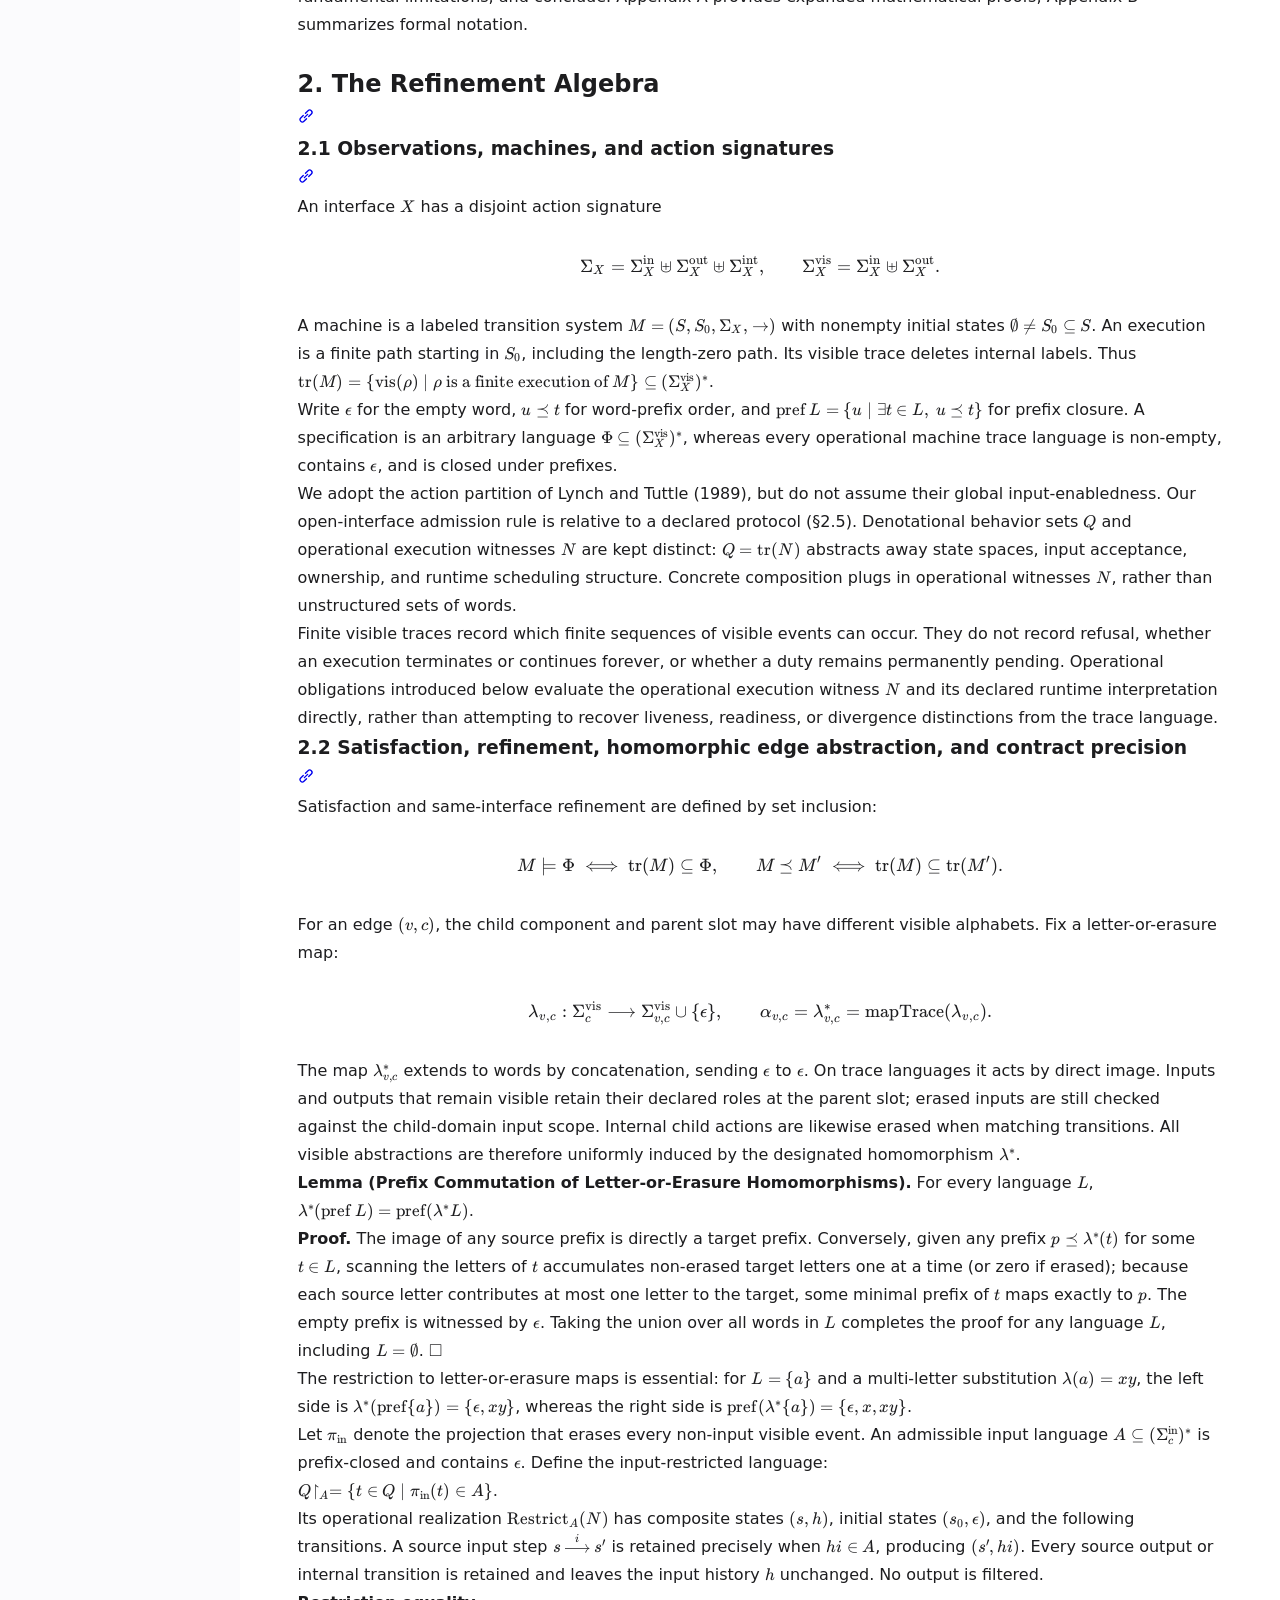
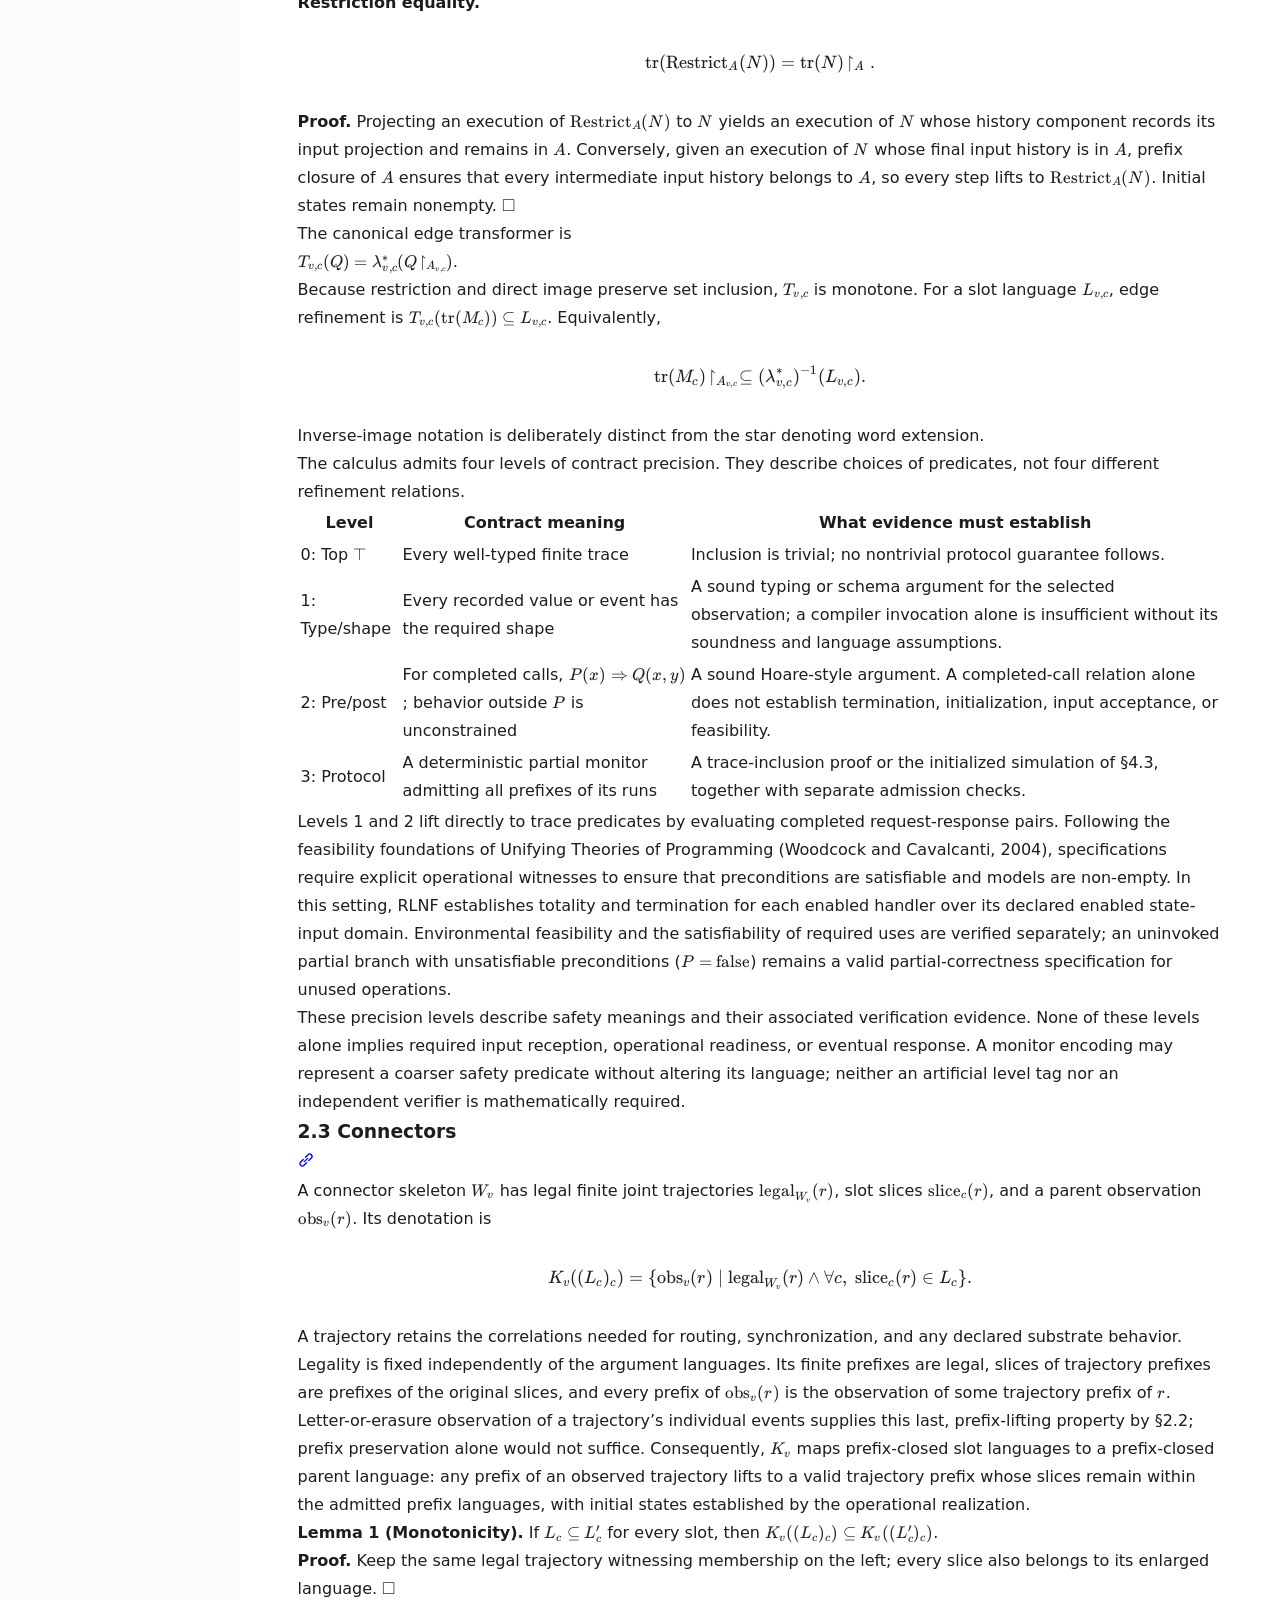
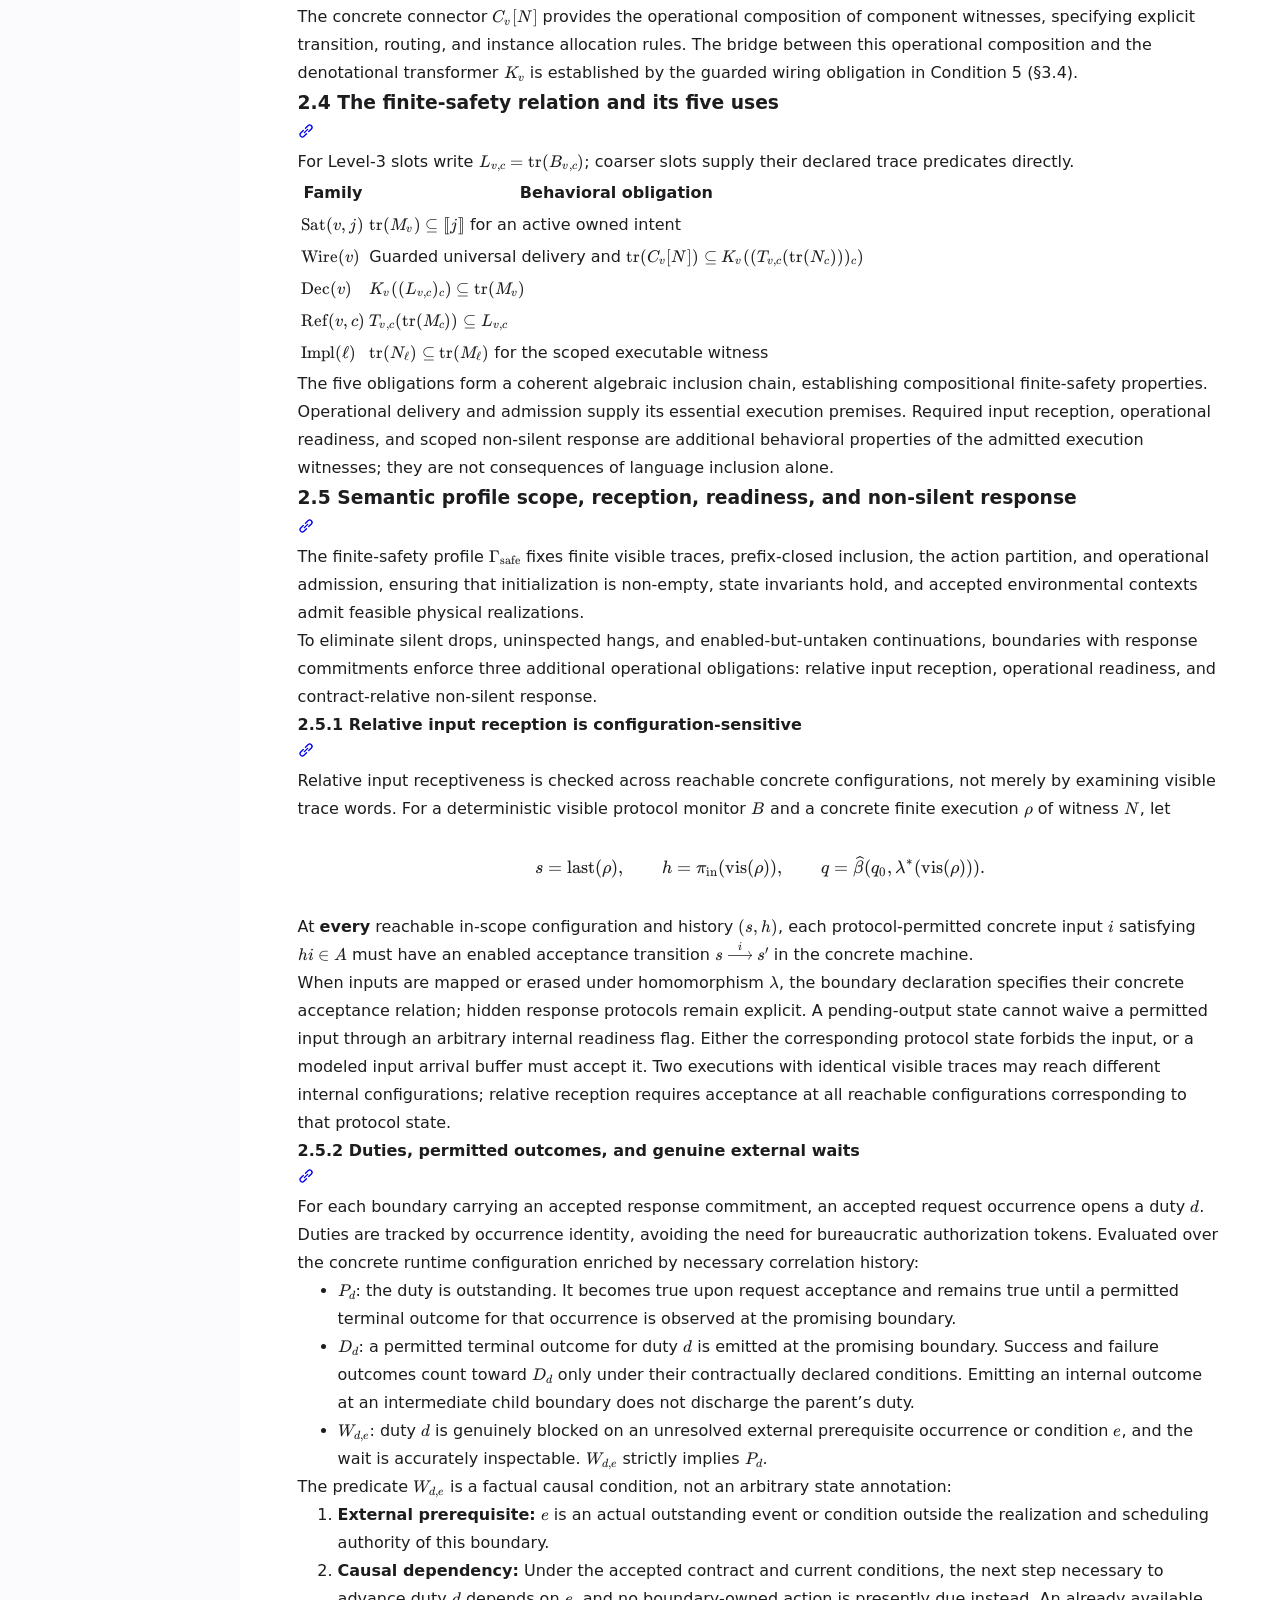
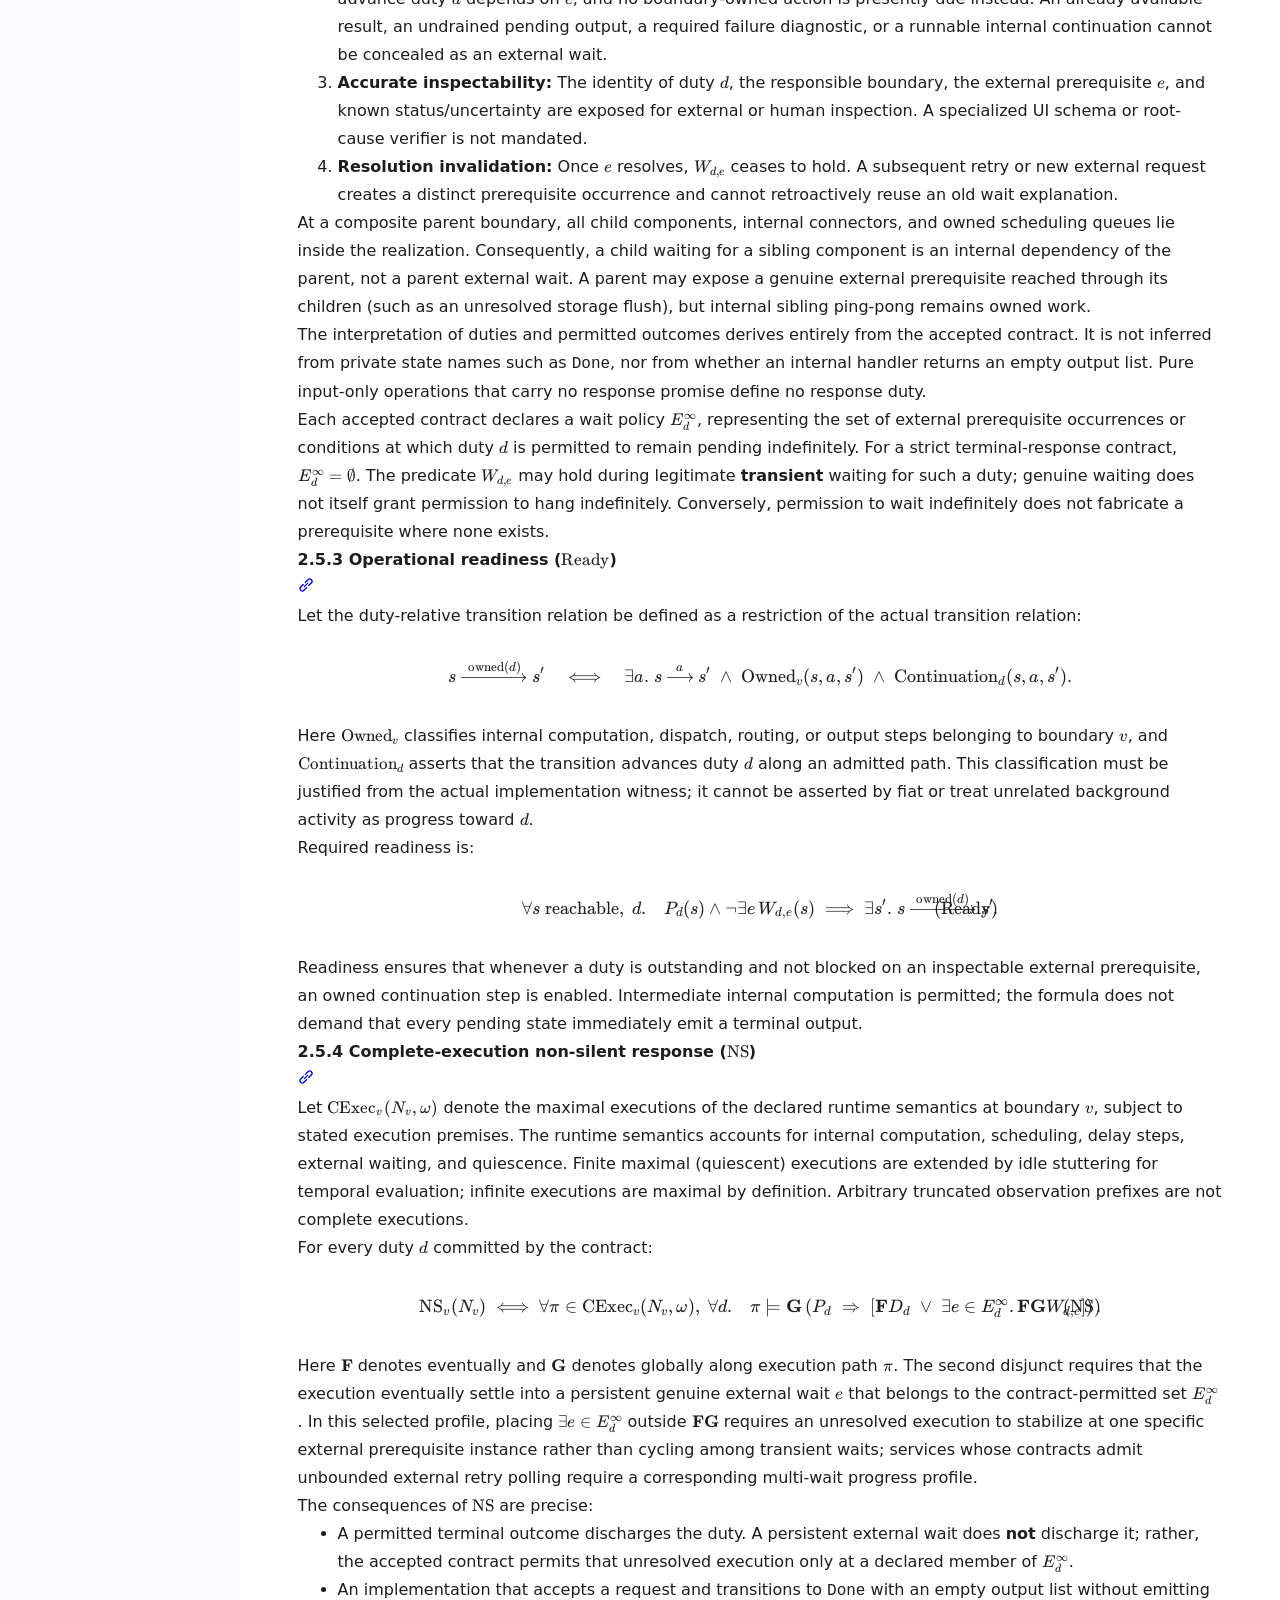
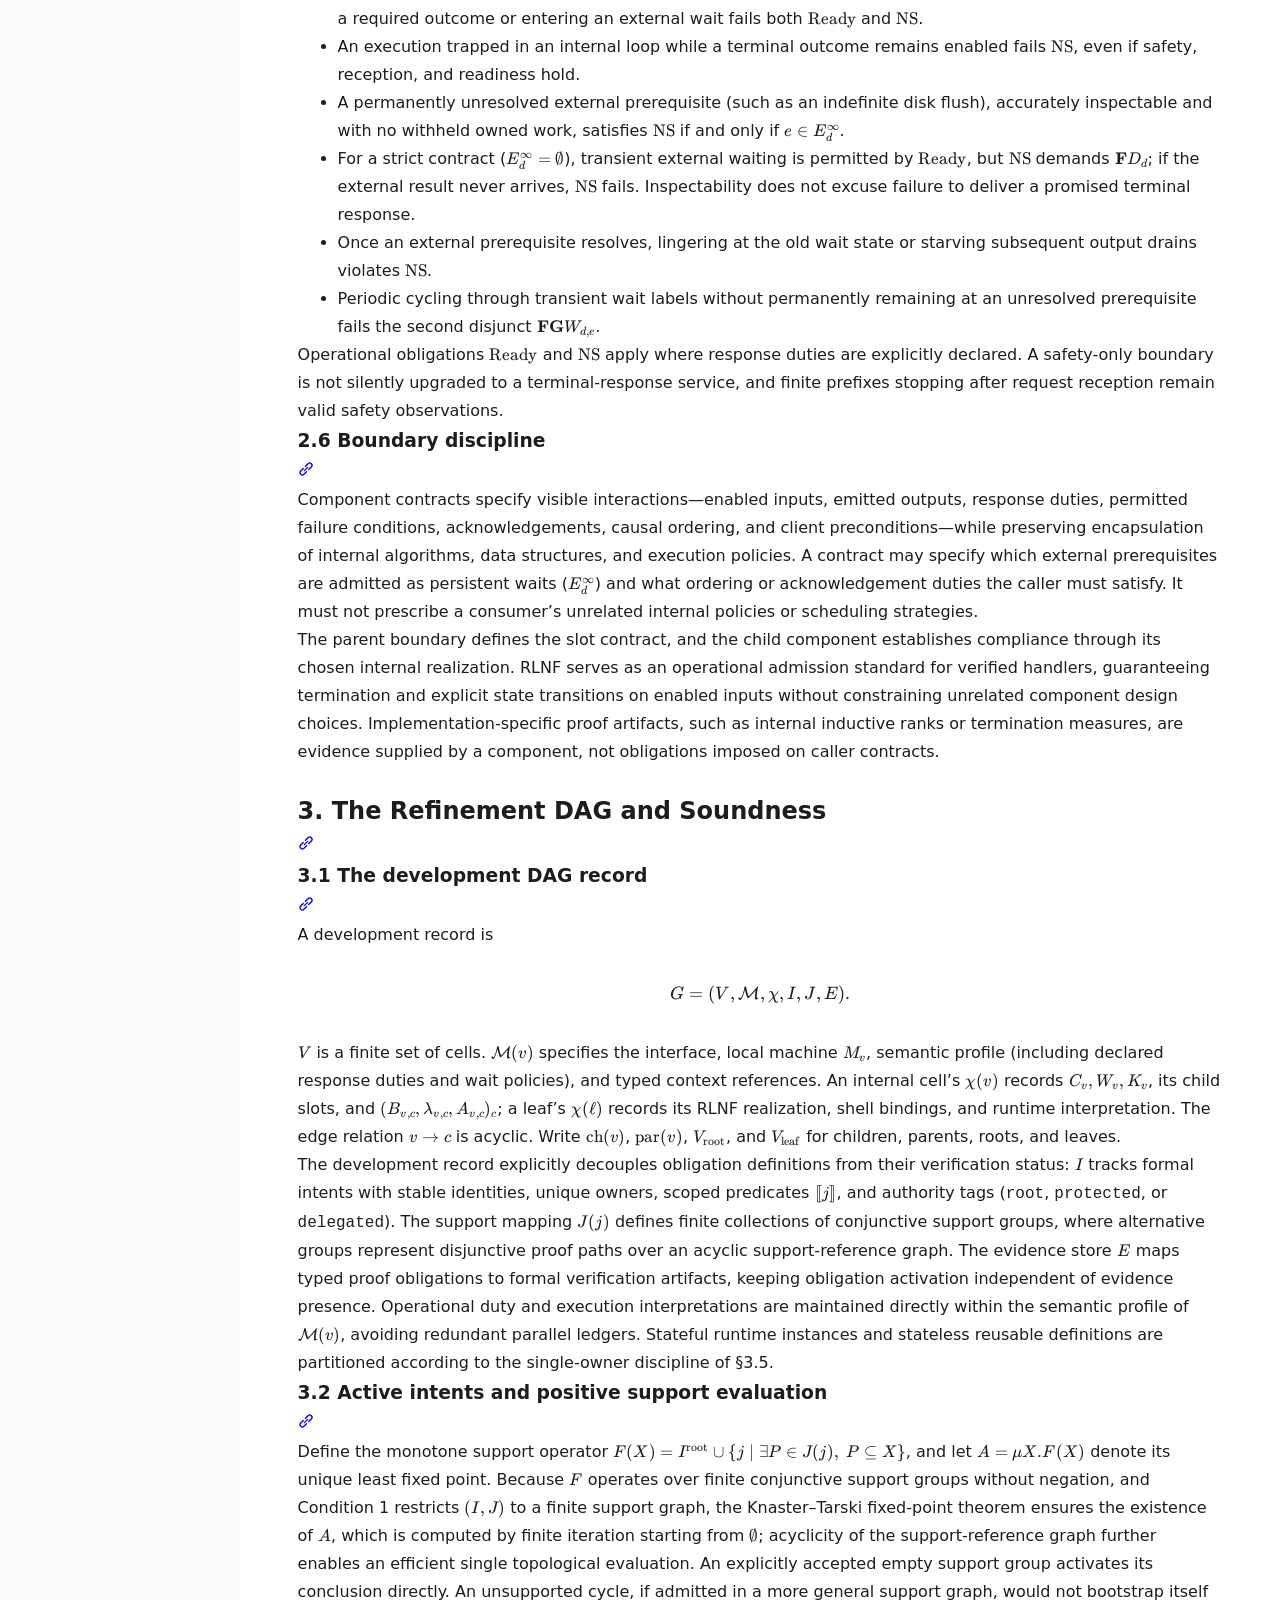
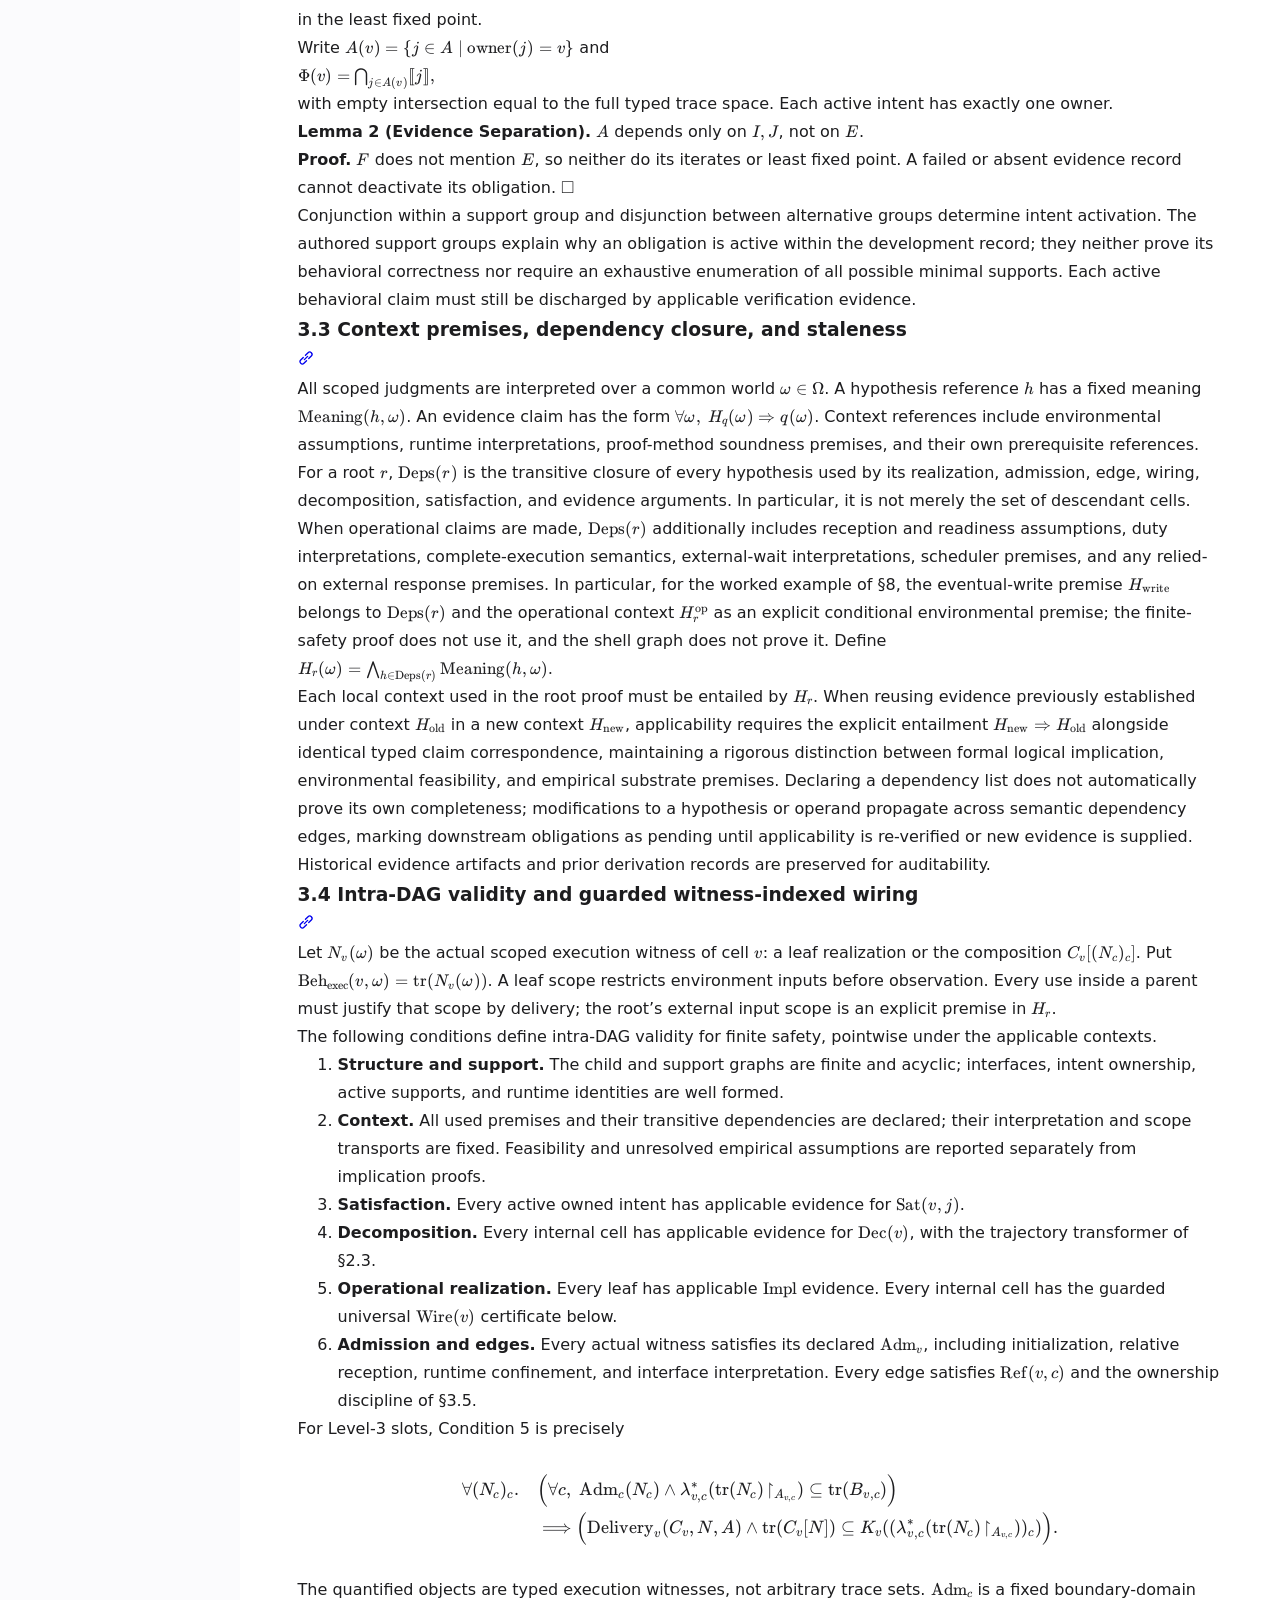
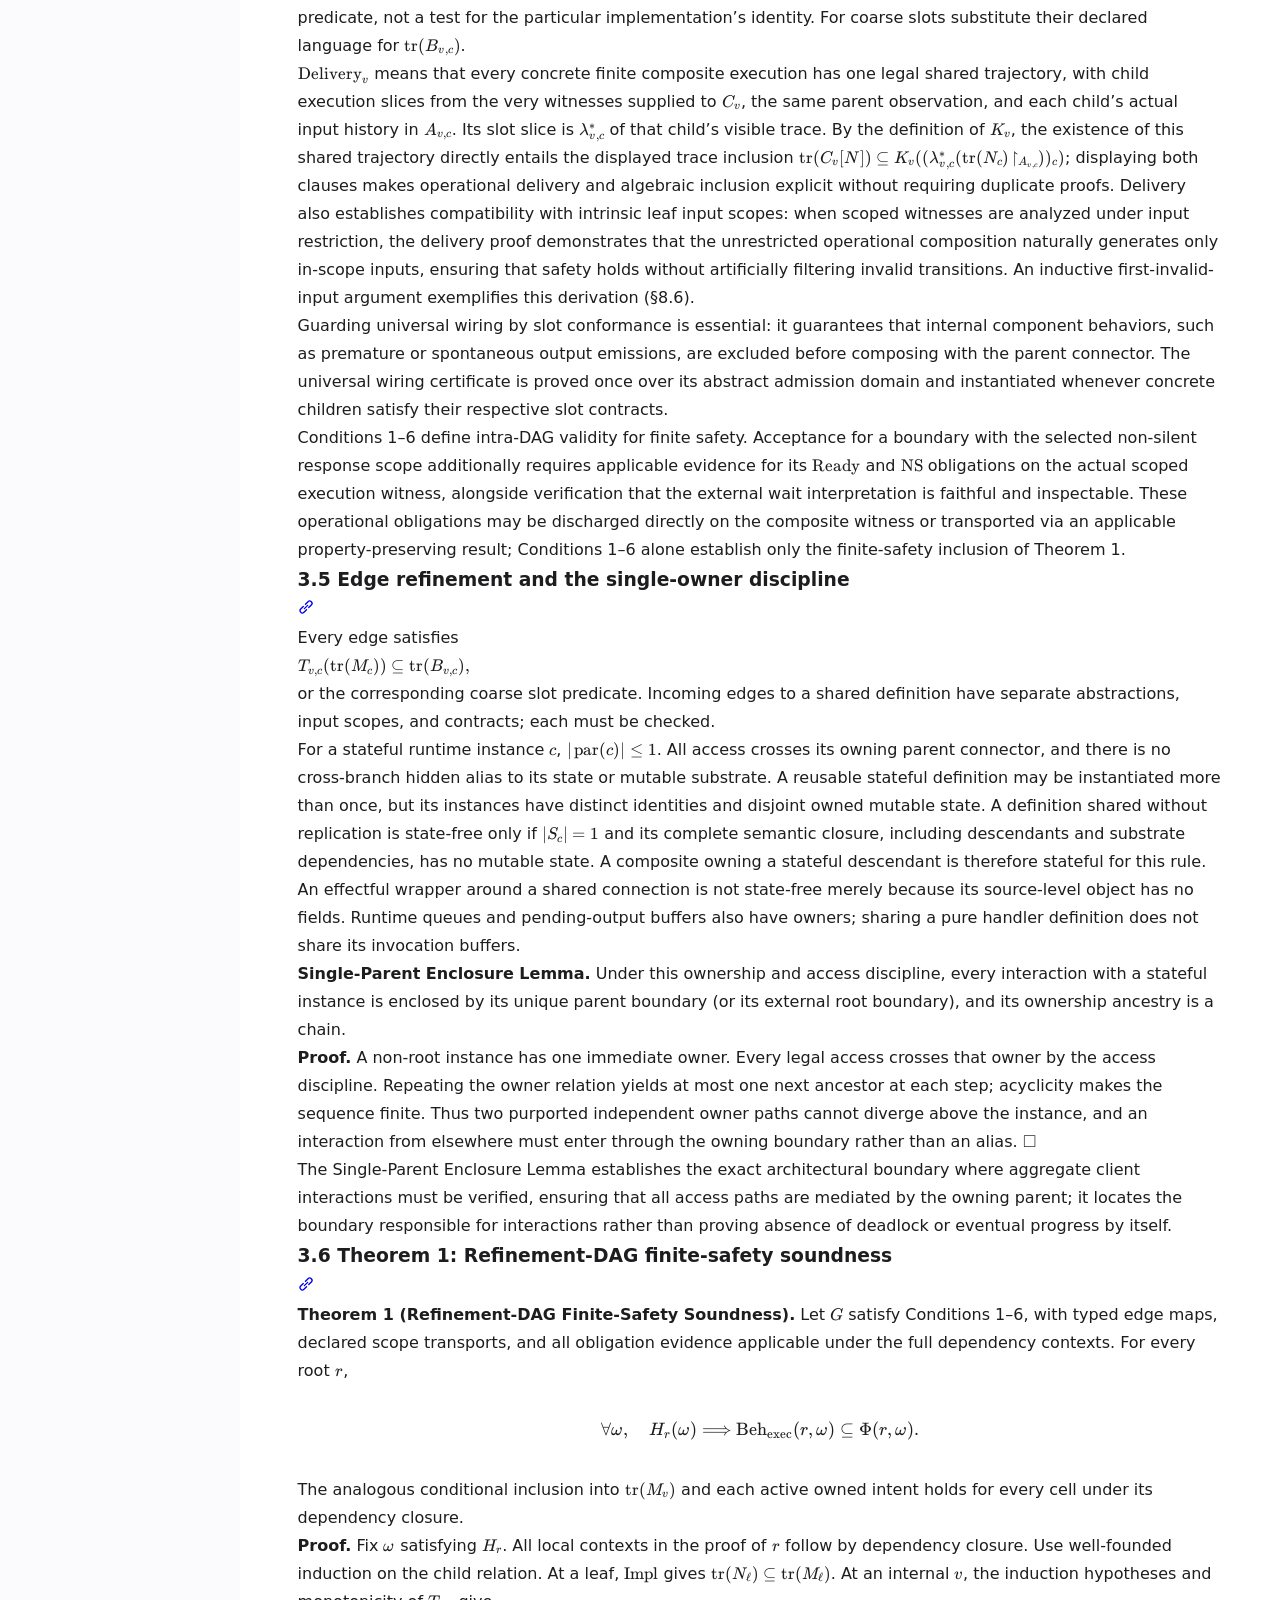
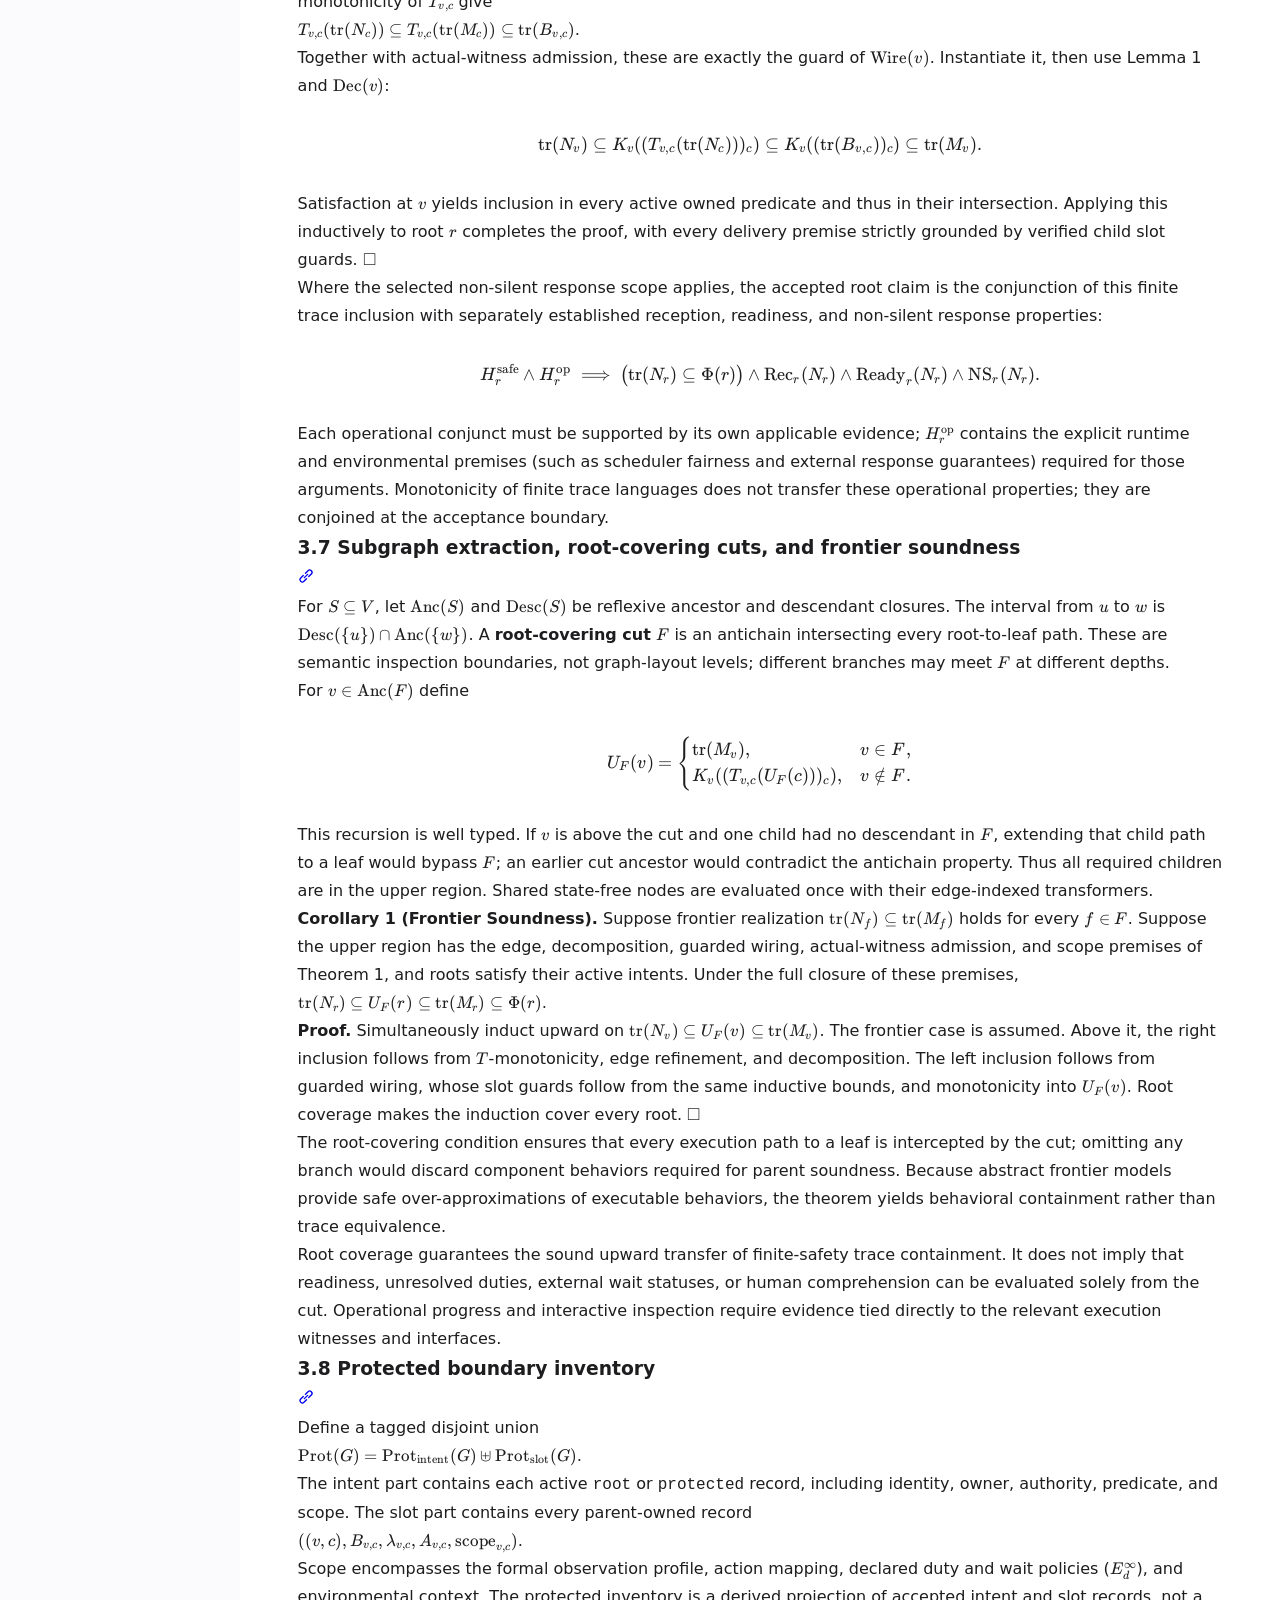
<file: jirl-formal-paper.html>
<!doctype html><html lang="en"><head><meta charset="utf-8"><title>Redirecting to JIRL Formal Paper…</title><script>location.replace('/jirl-formal-paper/' + location.search + location.hash);</script><meta http-equiv="refresh" content="0; url=/jirl-formal-paper/"></head><body><p>Redirecting to <a href="/jirl-formal-paper/">/jirl-formal-paper/</a>…</p></body></html>
</file>
